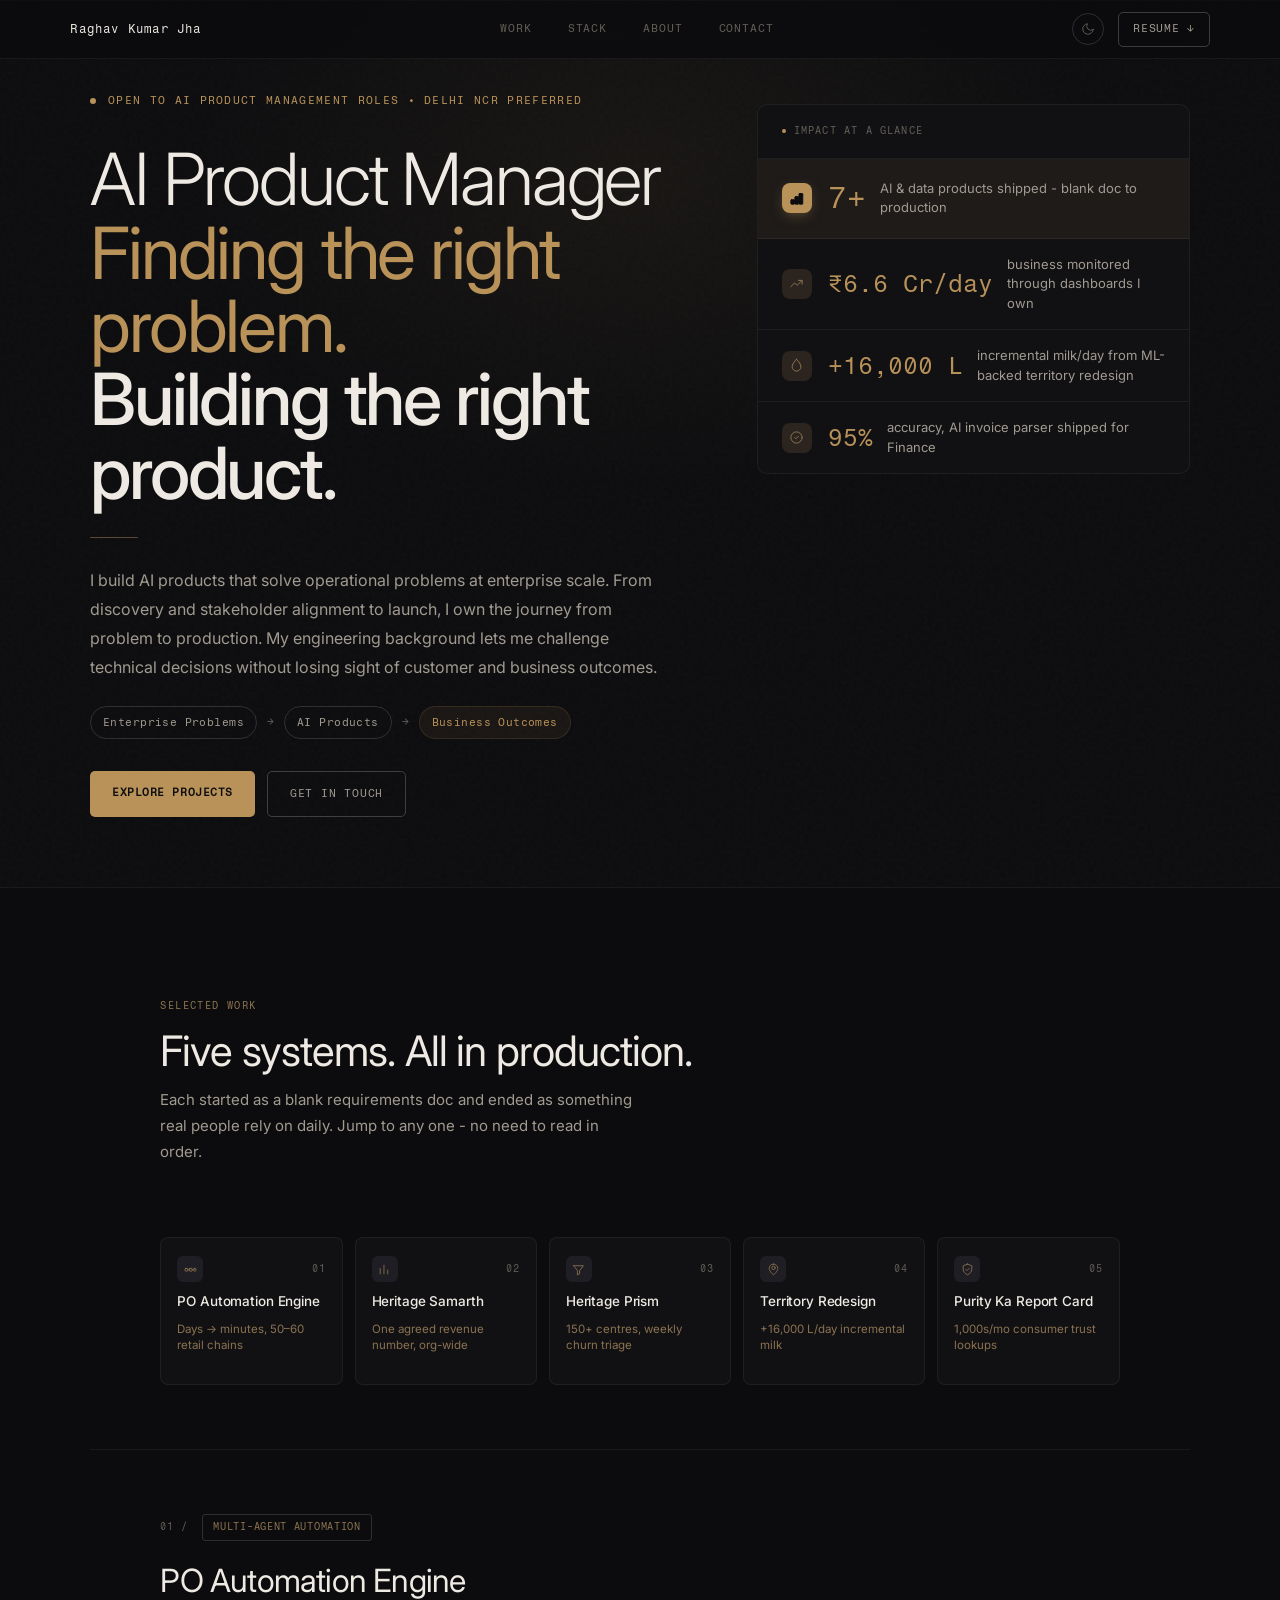
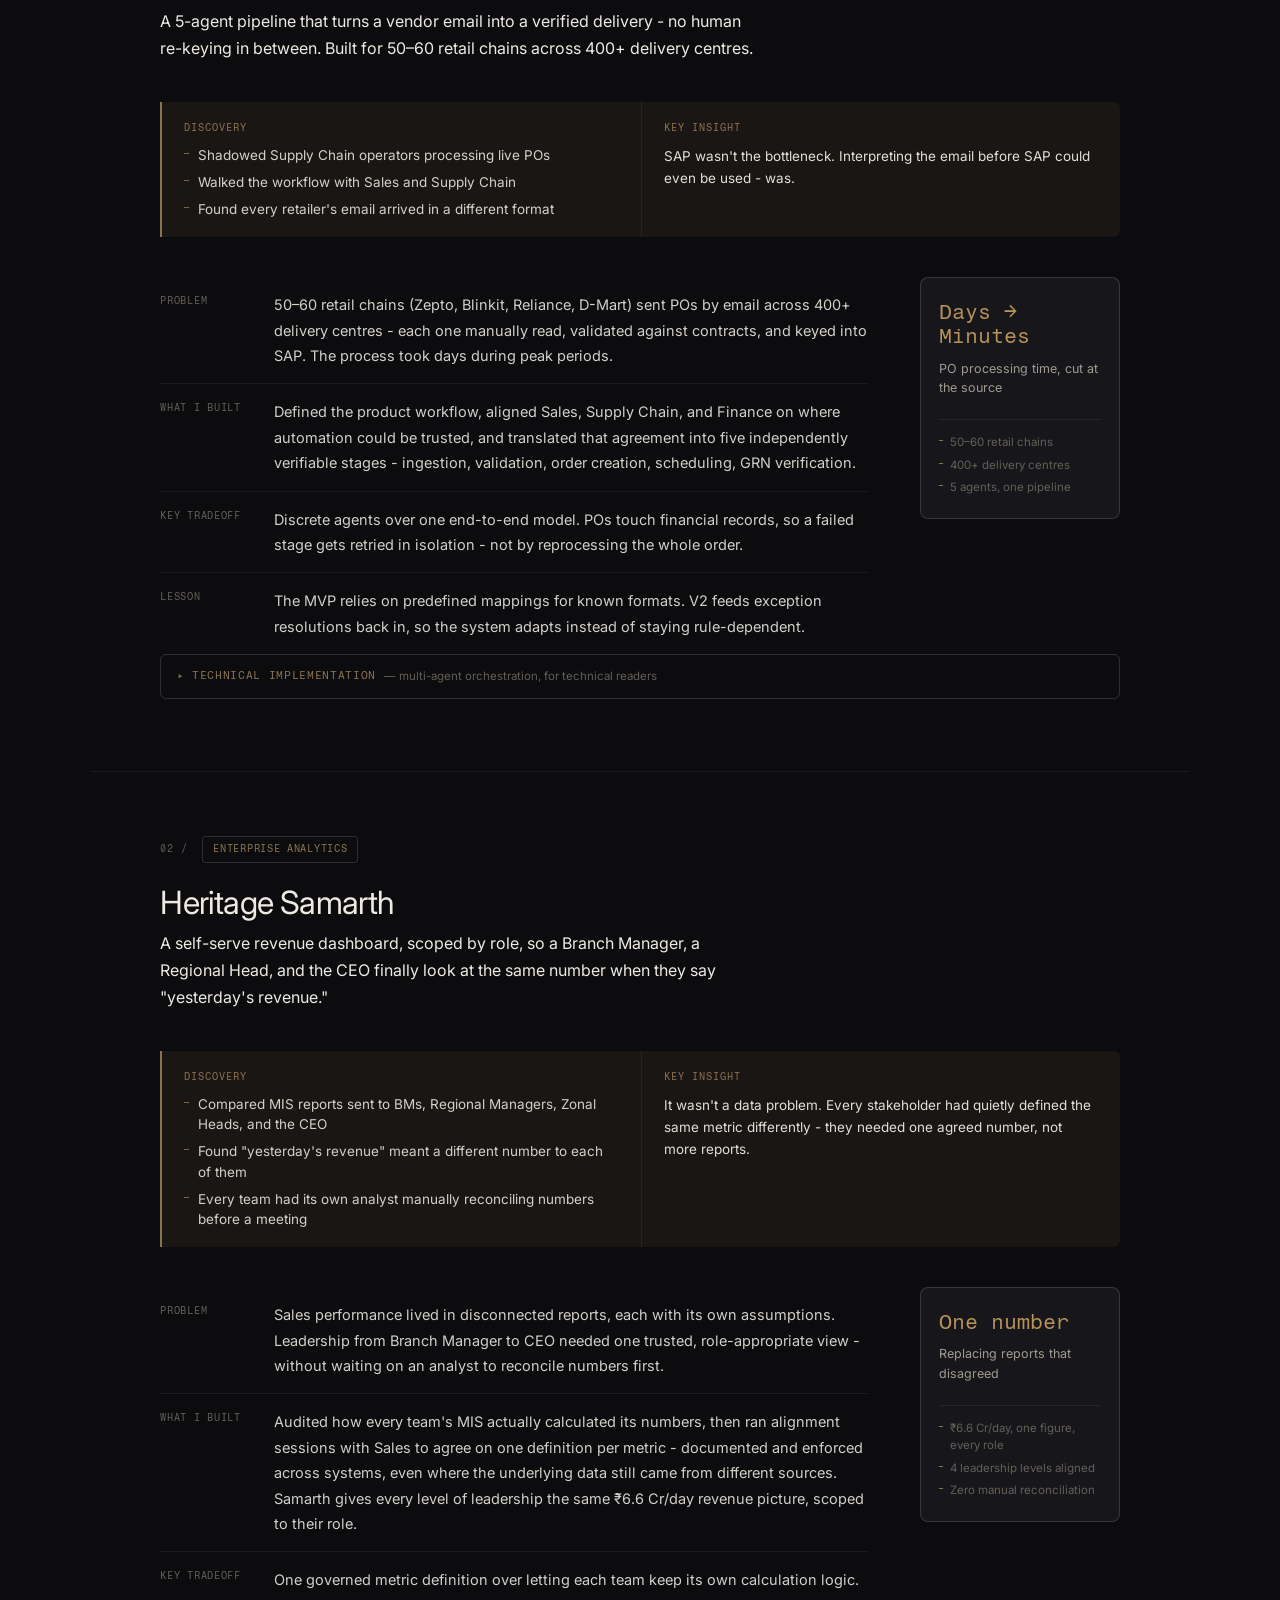
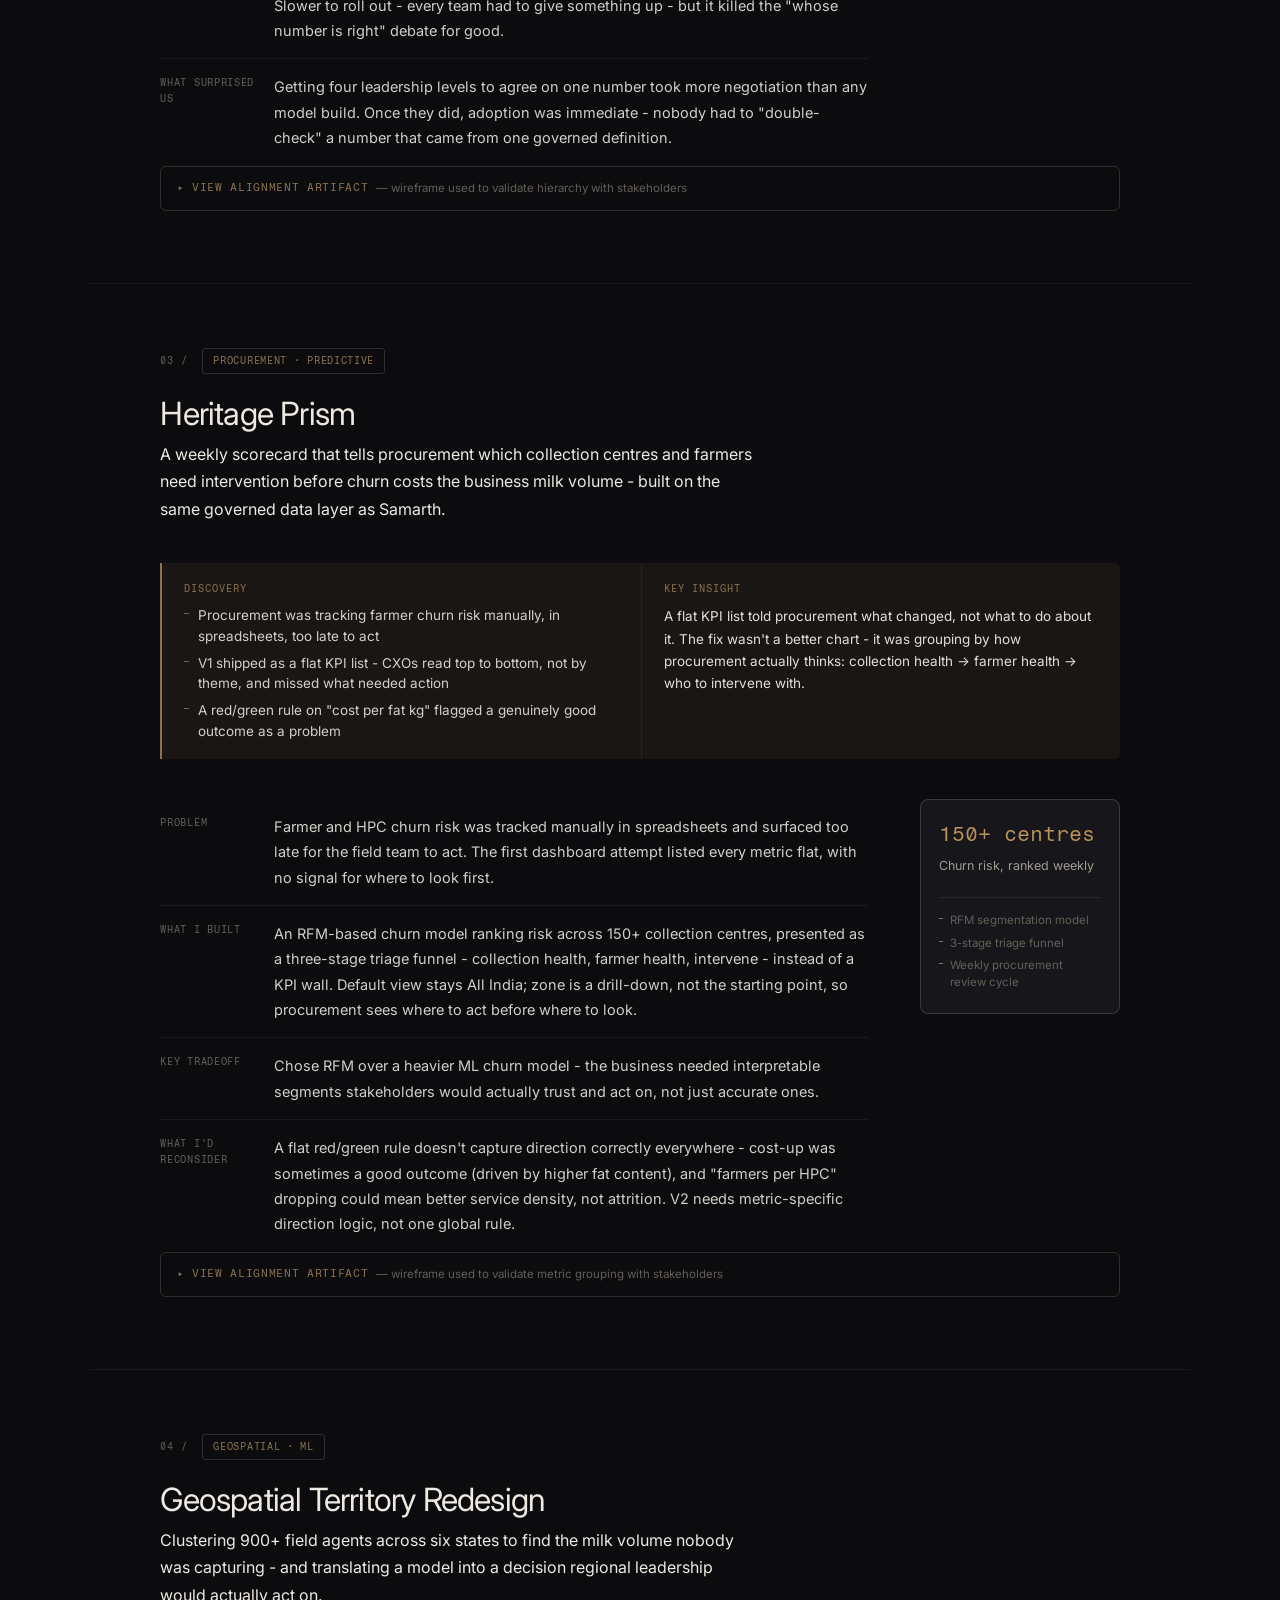
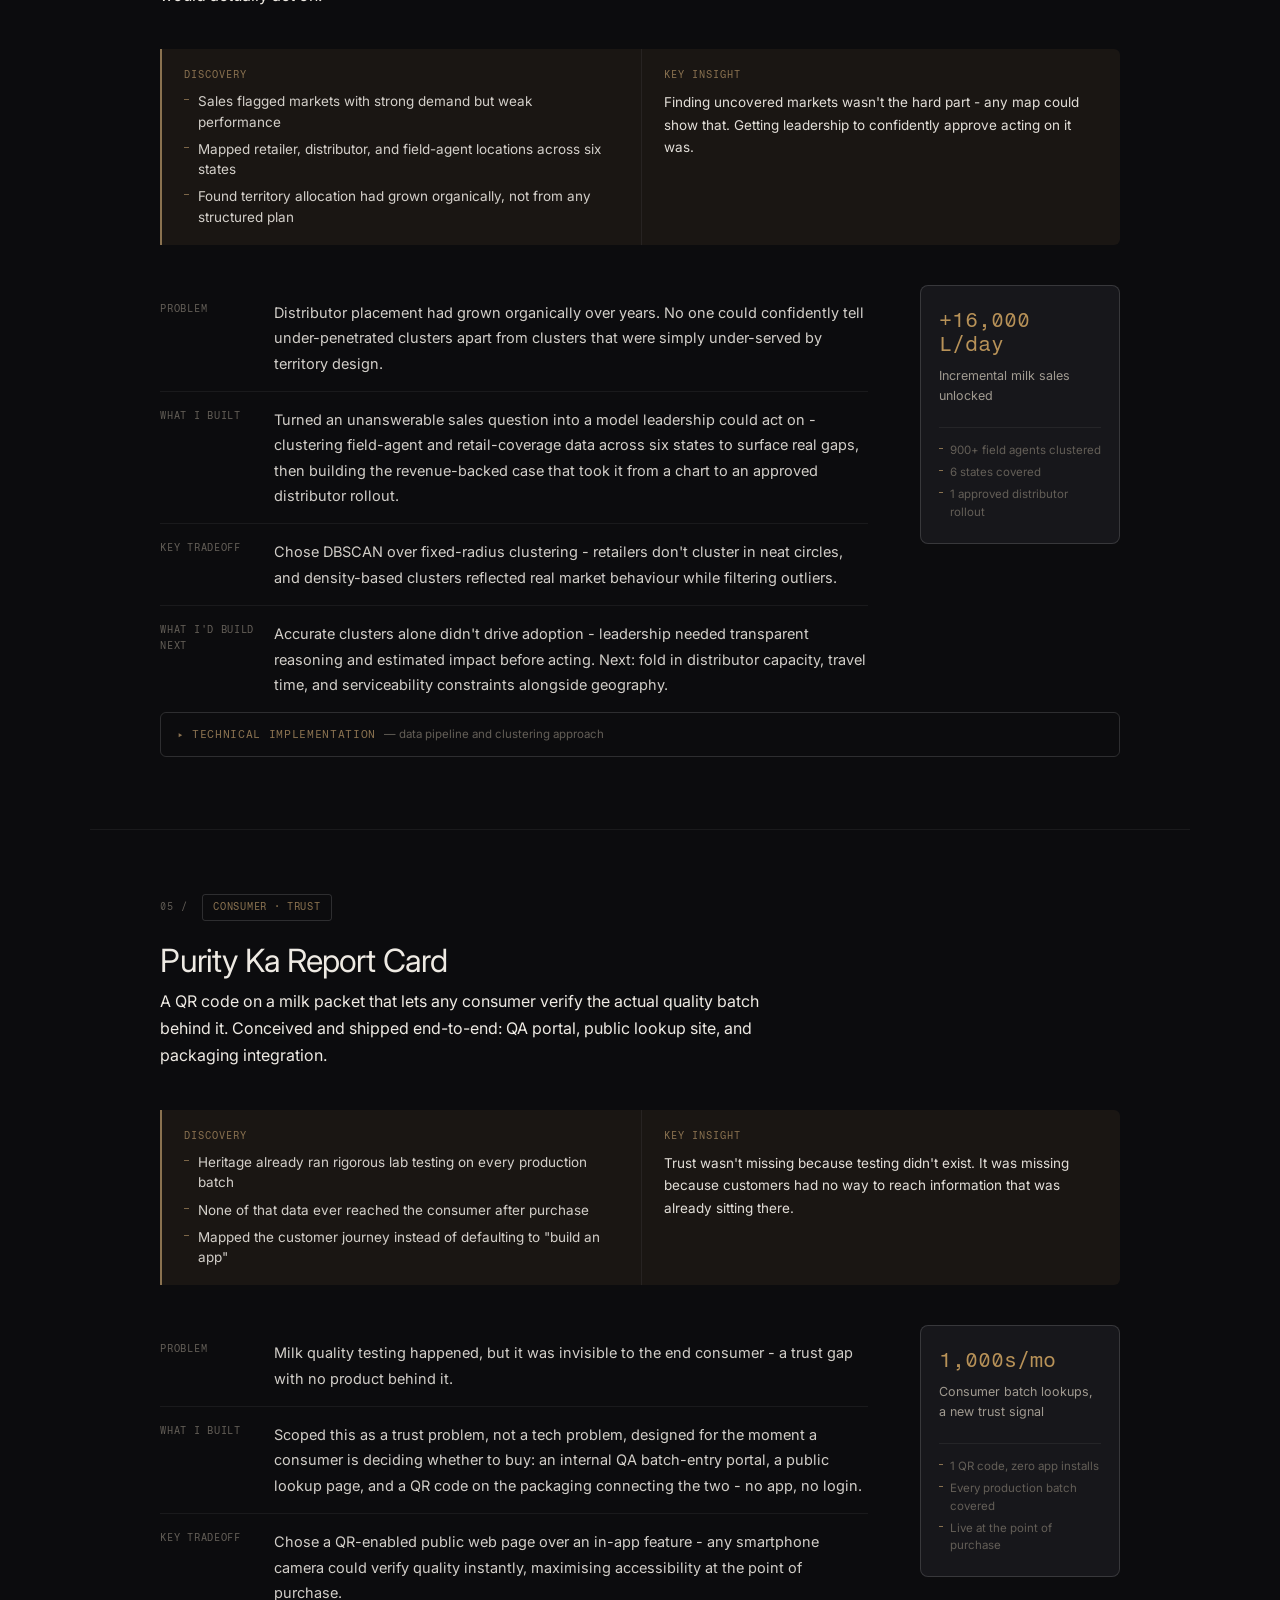
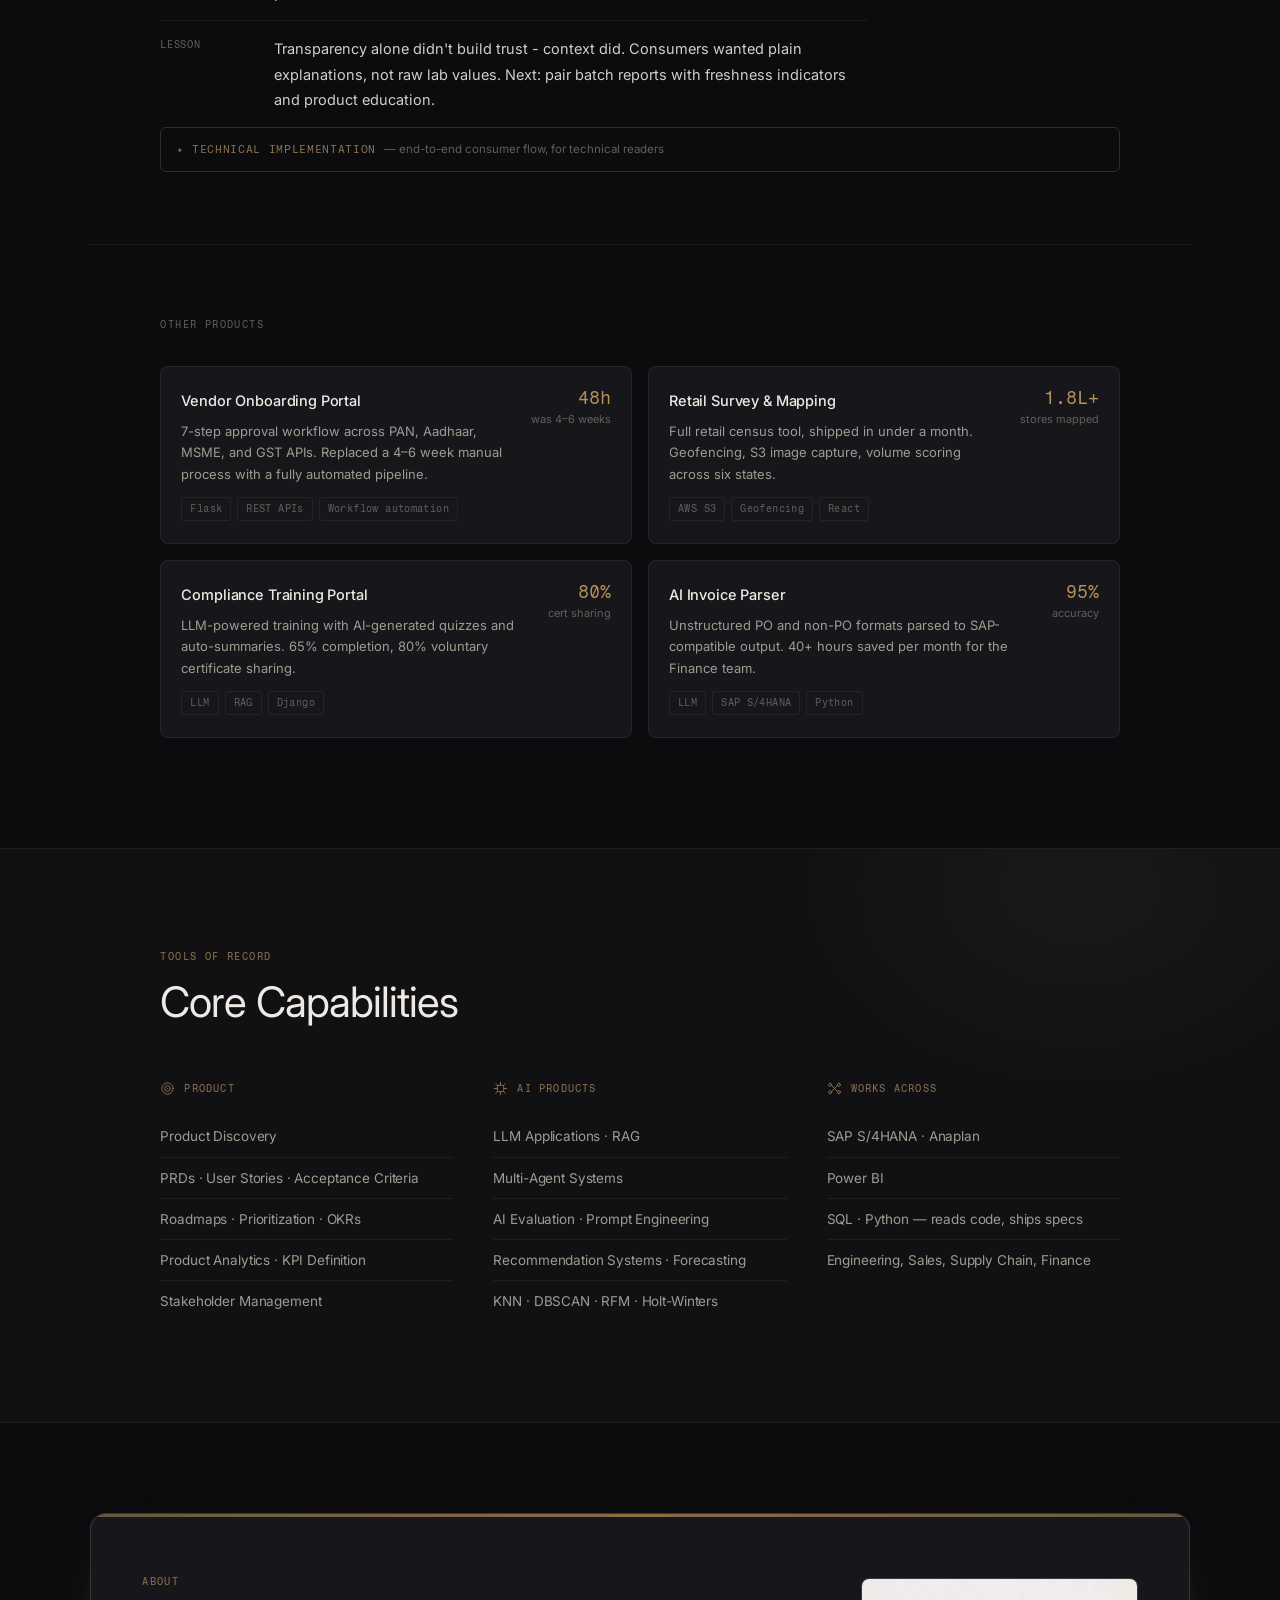
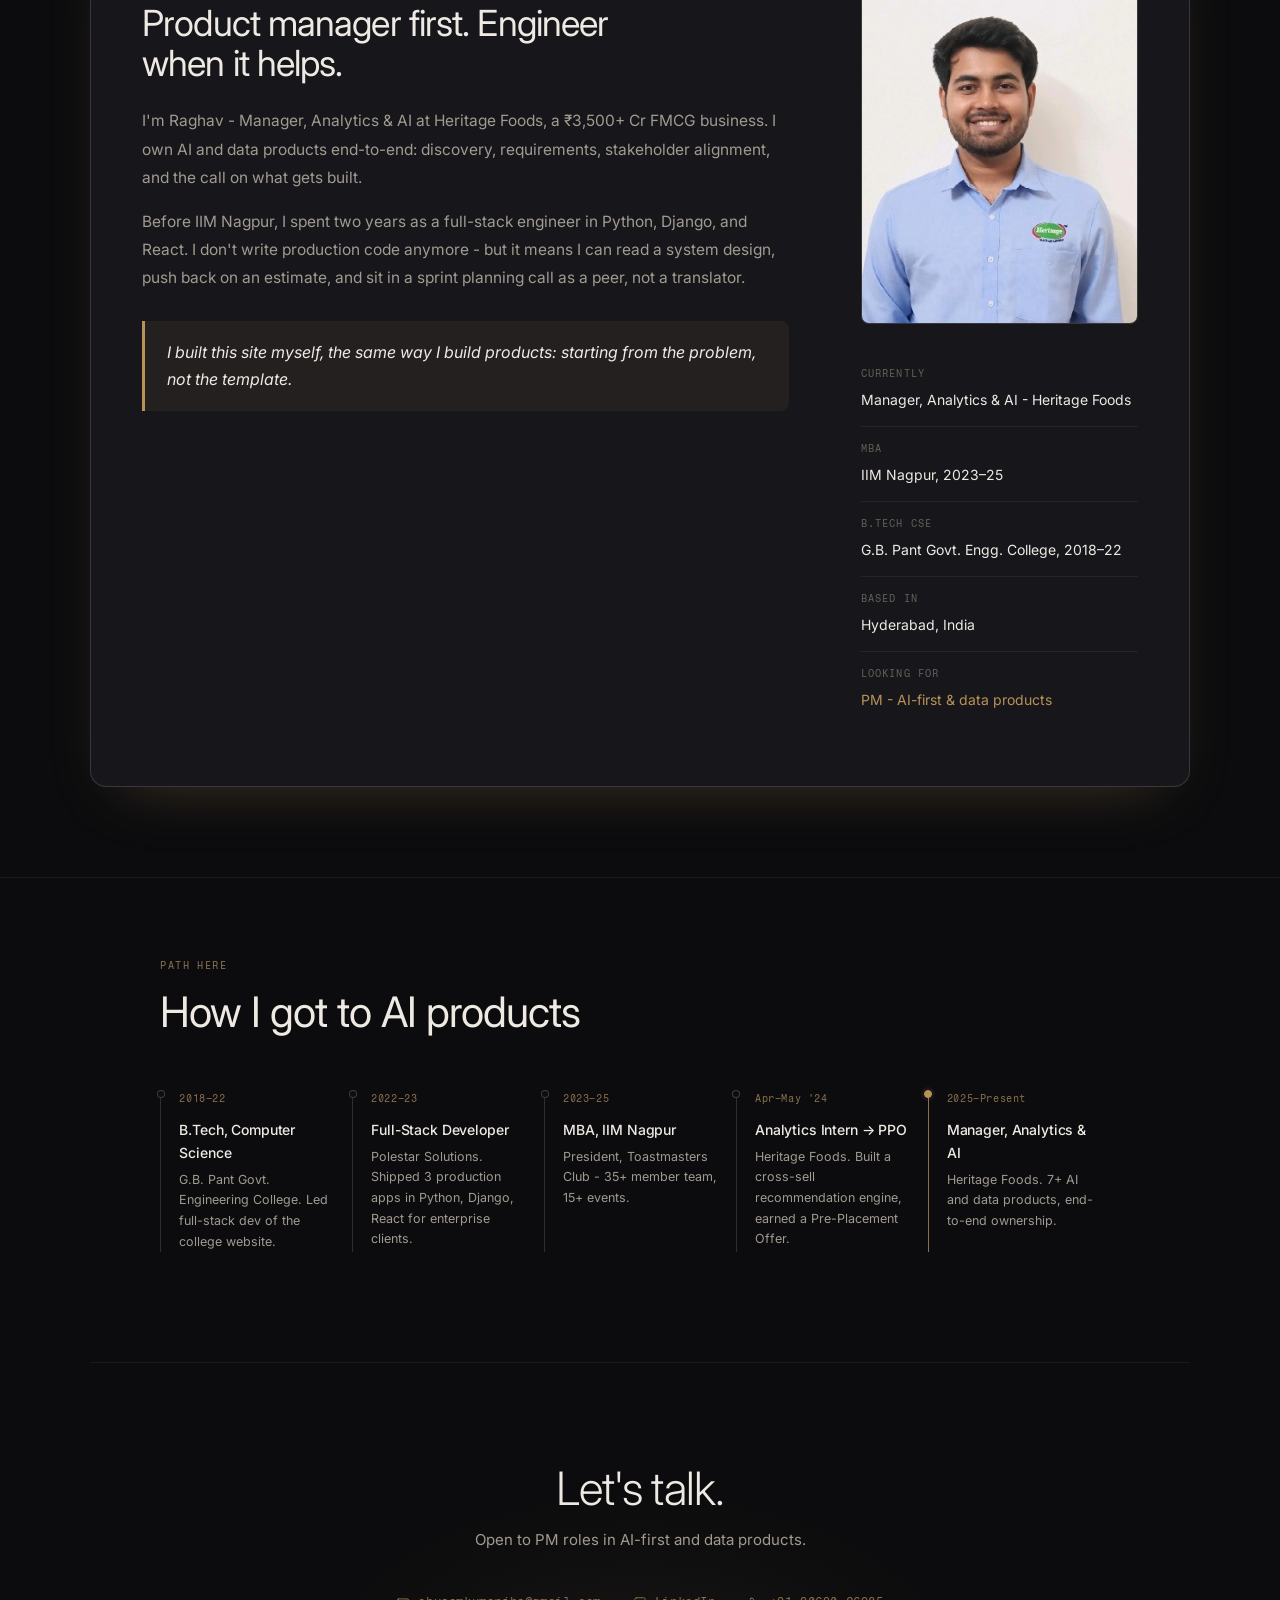
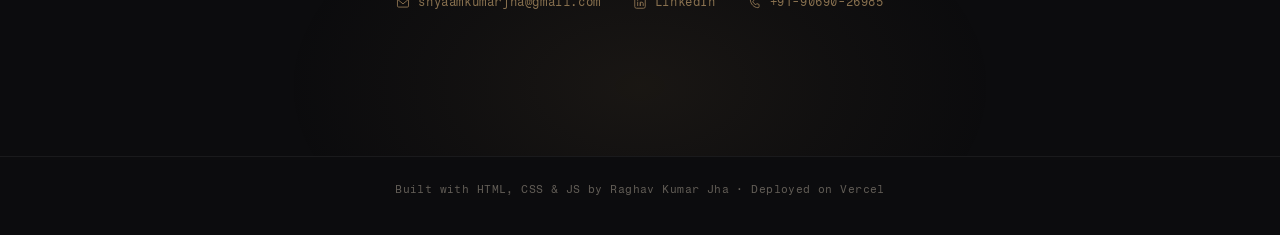
<file: index.html>
<!DOCTYPE html>
<html lang="en">
<head>
<meta charset="UTF-8">
<meta name="viewport" content="width=device-width, initial-scale=1.0">
<title>Raghav Kumar Jha - AI Product Manager</title>
<meta name="description" content="AI Product Manager at Heritage Foods. 7+ AI and data products shipped end-to-end.">
<link rel="preconnect" href="https://fonts.googleapis.com">
<link rel="preconnect" href="https://fonts.gstatic.com" crossorigin>
<link href="https://fonts.googleapis.com/css2?family=Fragment+Mono:ital@0;1&family=Inter:wght@300;400;500&family=JetBrains+Mono:wght@400;500&display=swap" rel="stylesheet">
<link rel="stylesheet" href="css/style.css">
<script>
  (function(){
    var t = localStorage.getItem('theme');
    if(t === 'light') document.documentElement.setAttribute('data-theme','light');
  })();
</script>
</head>
<body>

<div class="rail" aria-hidden="true"><div class="rail-fill" id="railFill"></div></div>

<header class="topbar">
  <a href="#top" class="topbar-mark">Raghav Kumar Jha</a>
  <nav class="topbar-nav">
    <a href="#cases">Work</a>
    <a href="#stack">Stack</a>
    <a href="#about">About</a>
    <a href="#contact">Contact</a>
  </nav>
  <div class="topbar-right">
    <button class="theme-toggle" id="themeToggle" aria-label="Toggle theme" type="button">
      <svg class="icon-moon" viewBox="0 0 24 24"><path d="M21 12.79A9 9 0 1 1 11.21 3 7 7 0 0 0 21 12.79z" stroke-linecap="round" stroke-linejoin="round"/></svg>
      <svg class="icon-sun" viewBox="0 0 24 24"><circle cx="12" cy="12" r="4"/><path d="M12 2v2M12 20v2M4.93 4.93l1.41 1.41M17.66 17.66l1.41 1.41M2 12h2M20 12h2M6.34 17.66l-1.41 1.41M19.07 4.93l-1.41 1.41" stroke-linecap="round"/></svg>
    </button>
    <a href="assets/Raghav_Kumar_Jha_CV.pdf" class="topbar-cta" download>Resume ↓</a>
  </div>
</header>

<main id="top">

<!-- ═══════════════════════════════ HERO ═══════════════════════════════ -->
<section class="hero">
  <div class="hero-noise" aria-hidden="true"></div>
  <div class="hero-inner">
    <div class="hero-grid">

      <div class="hero-copy">
        <div class="hero-eyebrow">
          <span class="hero-eyebrow-dot"></span>
          <span class="hero-eyebrow-text">Open to AI Product Management roles • Delhi NCR preferred</span>
        </div>
        <h1 class="hero-title">
  AI Product Manager<br>
  <span class="hl">Finding the right problem.</span><br>
  <strong>Building the right product.</strong>
</h1>
        <div class="hero-rule"></div>
        <p class="hero-sub">
          I build AI products that solve operational problems at enterprise scale.
          From discovery and stakeholder alignment to launch, I own the journey
          from problem to production. My engineering background lets me challenge
          technical decisions without losing sight of customer and business outcomes.
        </p>
        <div class="hero-position">
          <span class="hp-pill">Enterprise Problems</span>
          <span class="hp-plus">→</span>
          <span class="hp-pill">AI Products</span>
          <span class="hp-eq">→</span>
          <span class="hp-pill hp-pill-gold">Business Outcomes</span>
        </div>
        <div class="hero-actions">
          <a href="#cases" class="btn btn-primary">Explore Projects</a>
          <a href="mailto:shyaamkumarjha@gmail.com" class="btn btn-ghost">Get in touch</a>
        </div>
      </div>

      <div class="hero-panel">
        <div class="hp-header">
          <span class="hp-header-dot"></span>
          <span>Impact at a glance</span>
        </div>
        <div class="hp-row hp-row-lead">
          <span class="hp-icon" aria-hidden="true"><svg viewBox="0 0 24 24"><rect x="3" y="14" width="6" height="7" rx="1"/><rect x="9.5" y="9" width="6" height="12" rx="1"/><rect x="16" y="4" width="6" height="17" rx="1"/></svg></span>
          <div class="hp-num">7+</div>
          <div class="hp-label">AI &amp; data products shipped - blank doc to production</div>
        </div>
        <div class="hp-row">
          <span class="hp-icon" aria-hidden="true"><svg viewBox="0 0 24 24"><path d="M3 17l6-6 4 4 8-8" stroke-linecap="round" stroke-linejoin="round"/><path d="M15 7h6v6" stroke-linecap="round" stroke-linejoin="round"/></svg></span>
          <div class="hp-num">₹6.6 Cr/day</div>
          <div class="hp-label">business monitored through dashboards I own</div>
        </div>
        <div class="hp-row">
          <span class="hp-icon" aria-hidden="true"><svg viewBox="0 0 24 24"><path d="M12 2C8 6 5 10.5 5 14a7 7 0 0 0 14 0c0-3.5-3-8-7-12z" stroke-linejoin="round"/></svg></span>
          <div class="hp-num">+16,000 L</div>
          <div class="hp-label">incremental milk/day from ML-backed territory redesign</div>
        </div>
        <div class="hp-row">
          <span class="hp-icon" aria-hidden="true"><svg viewBox="0 0 24 24"><path d="M9 12l2 2 4-4" stroke-linecap="round" stroke-linejoin="round"/><circle cx="12" cy="12" r="9"/></svg></span>
          <div class="hp-num">95%</div>
          <div class="hp-label">accuracy, AI invoice parser shipped for Finance</div>
        </div>
      </div>

    </div>
  </div>
</section>

<!-- ═══════════════════════════════ CASES ═══════════════════════════════ -->
<section class="cases" id="cases">
  <div class="cases-head reveal">
    <span class="sec-eyebrow">Selected work</span>
    <h2 class="sec-title">Five systems. All in production.</h2>
    <p class="sec-sub">Each started as a blank requirements doc and ended as something real people rely on daily. Jump to any one - no need to read in order.</p>
  </div>

  <div class="case-jump reveal">
    <a href="#case-po" class="cj-card">
      <span class="cj-top">
        <span class="cj-icon" aria-hidden="true"><svg viewBox="0 0 24 24"><rect x="2" y="10" width="5" height="5" rx="1"/><rect x="10" y="10" width="5" height="5" rx="1"/><rect x="18" y="10" width="4" height="5" rx="1"/><path d="M7 12.5h3M15 12.5h3" stroke-linecap="round"/></svg></span>
        <span class="cj-idx">01</span>
      </span>
      <span class="cj-title">PO Automation Engine</span>
      <span class="cj-outcome">Days → minutes, 50–60 retail chains</span>
      <span class="cj-arrow" aria-hidden="true">→</span>
    </a>
    <a href="#case-samarth" class="cj-card">
      <span class="cj-top">
        <span class="cj-icon" aria-hidden="true"><svg viewBox="0 0 24 24"><path d="M4 20V10M11 20V4M18 20v-7" stroke-linecap="round"/></svg></span>
        <span class="cj-idx">02</span>
      </span>
      <span class="cj-title">Heritage Samarth</span>
      <span class="cj-outcome">One agreed revenue number, org-wide</span>
      <span class="cj-arrow" aria-hidden="true">→</span>
    </a>
    <a href="#case-prism" class="cj-card">
      <span class="cj-top">
        <span class="cj-icon" aria-hidden="true"><svg viewBox="0 0 24 24"><path d="M3 5h18l-7 9v6l-4 2v-8L3 5z" stroke-linejoin="round"/></svg></span>
        <span class="cj-idx">03</span>
      </span>
      <span class="cj-title">Heritage Prism</span>
      <span class="cj-outcome">150+ centres, weekly churn triage</span>
      <span class="cj-arrow" aria-hidden="true">→</span>
    </a>
    <a href="#case-geo" class="cj-card">
      <span class="cj-top">
        <span class="cj-icon" aria-hidden="true"><svg viewBox="0 0 24 24"><circle cx="12" cy="9" r="3.2"/><path d="M12 2C7.5 2 4 5.5 4 10c0 5.5 8 12 8 12s8-6.5 8-12c0-4.5-3.5-8-8-8z"/></svg></span>
        <span class="cj-idx">04</span>
      </span>
      <span class="cj-title">Territory Redesign</span>
      <span class="cj-outcome">+16,000 L/day incremental milk</span>
      <span class="cj-arrow" aria-hidden="true">→</span>
    </a>
    <a href="#case-purity" class="cj-card">
      <span class="cj-top">
        <span class="cj-icon" aria-hidden="true"><svg viewBox="0 0 24 24"><path d="M12 2l8 3v6c0 5-3.5 8.5-8 11-4.5-2.5-8-6-8-11V5l8-3z" stroke-linejoin="round"/><path d="M9 12l2 2 4-4" stroke-linecap="round" stroke-linejoin="round"/></svg></span>
        <span class="cj-idx">05</span>
      </span>
      <span class="cj-title">Purity Ka Report Card</span>
      <span class="cj-outcome">1,000s/mo consumer trust lookups</span>
      <span class="cj-arrow" aria-hidden="true">→</span>
    </a>
  </div>

  <!-- ── CASE 01 ── -->
  <article class="case reveal" id="case-po">
    <div class="case-meta">
      <span class="case-idx">01 /</span>
      <span class="case-tag">Multi-agent automation</span>
    </div>
    <h3 class="case-title">PO Automation Engine</h3>
    <p class="case-dek">A 5-agent pipeline that turns a vendor email into a verified delivery - no human re-keying in between. Built for 50–60 retail chains across 400+ delivery centres.</p>

    <div class="discovery">
      <div class="discovery-half">
        <span class="discovery-k">Discovery</span>
        <ul class="discovery-list">
          <li>Shadowed Supply Chain operators processing live POs</li>
          <li>Walked the workflow with Sales and Supply Chain</li>
          <li>Found every retailer's email arrived in a different format</li>
        </ul>
      </div>
      <div class="discovery-half">
        <span class="discovery-k">Key insight</span>
        <p class="discovery-v insight">SAP wasn't the bottleneck. Interpreting the email before SAP could even be used - was.</p>
      </div>
    </div>

    <div class="case-body">
      <div class="readout">
        <div class="rr"><span class="rr-k">Problem</span><p class="rr-v">50–60 retail chains (Zepto, Blinkit, Reliance, D-Mart) sent POs by email across 400+ delivery centres - each one manually read, validated against contracts, and keyed into SAP. The process took days during peak periods.</p></div>
        <div class="rr"><span class="rr-k">What I built</span><p class="rr-v">Defined the product workflow, aligned Sales, Supply Chain, and Finance on where automation could be trusted, and translated that agreement into five independently verifiable stages - ingestion, validation, order creation, scheduling, GRN verification.</p></div>
        <div class="rr"><span class="rr-k">Key tradeoff</span><p class="rr-v">Discrete agents over one end-to-end model. POs touch financial records, so a failed stage gets retried in isolation - not by reprocessing the whole order.</p></div>
        <div class="rr"><span class="rr-k">Lesson</span><p class="rr-v">The MVP relies on predefined mappings for known formats. V2 feeds exception resolutions back in, so the system adapts instead of staying rule-dependent.</p></div>
      </div>
      <div class="case-kpi">
        <div class="kpi-n">Days → Minutes</div>
        <p class="kpi-l">PO processing time, cut at the source</p>
        <ul class="kpi-scale">
          <li>50–60 retail chains</li>
          <li>400+ delivery centres</li>
          <li>5 agents, one pipeline</li>
        </ul>
      </div>
    </div>

    <details class="arch-toggle">
      <summary class="arch-summary">Technical implementation <span class="arch-summary-sub">— multi-agent orchestration, for technical readers</span></summary>
    <div class="arch">
      <div class="arch-eyebrow">System architecture - PO Automation Engine</div>
      <svg class="arch-svg" viewBox="0 0 780 196" xmlns="http://www.w3.org/2000/svg">
        <defs>
          <marker id="a1" markerWidth="7" markerHeight="7" refX="6" refY="3.5" orient="auto">
            <polygon points="0 0, 7 3.5, 0 7" fill="#635E57" opacity="0.6"/>
          </marker>
          <marker id="a1h" markerWidth="7" markerHeight="7" refX="6" refY="3.5" orient="auto">
            <polygon points="0 0, 7 3.5, 0 7" fill="#8A7250"/>
          </marker>
        </defs>

        <!-- zone labels -->
        <text x="68" y="13" class="ls" text-anchor="middle">INPUT</text>
        <text x="390" y="13" class="ls" text-anchor="middle">AGENTS</text>
        <text x="712" y="13" class="ls" text-anchor="middle">OUTPUT</text>

        <!-- zone backgrounds -->
        <rect x="10" y="18" width="116" height="148" rx="5" class="zone"/>
        <rect x="140" y="18" width="498" height="148" rx="5" class="zone"/>
        <rect x="654" y="18" width="116" height="148" rx="5" class="zone"/>

        <!-- input -->
        <rect x="22" y="68" width="92" height="48" rx="4" class="n"/>
        <text x="68" y="89" class="lb" text-anchor="middle">Vendor email</text>
        <text x="68" y="104" class="ls" text-anchor="middle">50–60 chains</text>

        <!-- agent 1 -->
        <rect x="152" y="72" width="82" height="40" rx="4" class="n"/>
        <text x="193" y="89" class="lb" text-anchor="middle">Ingestion</text>
        <text x="193" y="102" class="ls" text-anchor="middle">parse + extract</text>

        <!-- agent 2 -->
        <rect x="246" y="72" width="82" height="40" rx="4" class="n"/>
        <text x="287" y="89" class="lb" text-anchor="middle">Validation</text>
        <text x="287" y="102" class="ls" text-anchor="middle">contract check</text>

        <!-- agent 3 - core, highlighted -->
        <rect x="342" y="60" width="96" height="64" rx="4" class="nh"/>
        <text x="390" y="85" class="lh" text-anchor="middle">Order</text>
        <text x="390" y="100" class="lh" text-anchor="middle">Creation</text>
        <text x="390" y="114" class="lsg" text-anchor="middle">→ SAP S/4HANA</text>

        <!-- agent 4 -->
        <rect x="452" y="72" width="82" height="40" rx="4" class="n"/>
        <text x="493" y="89" class="lb" text-anchor="middle">Scheduling</text>
        <text x="493" y="102" class="ls" text-anchor="middle">delivery slot</text>

        <!-- agent 5 -->
        <rect x="548" y="68" width="82" height="48" rx="4" class="n"/>
        <text x="589" y="84" class="lb" text-anchor="middle">GRN Verify</text>
        <text x="589" y="97" class="ls" text-anchor="middle">goods receipt</text>
        <text x="589" y="109" class="ls" text-anchor="middle" style="fill:#635E57">note matched</text>

        <!-- output -->
        <rect x="666" y="68" width="92" height="48" rx="4" class="nl"/>
        <text x="712" y="89" class="lb" text-anchor="middle">Verified</text>
        <text x="712" y="104" class="lb" text-anchor="middle">Delivery</text>

        <!-- arrows -->
        <line x1="114" y1="92" x2="149" y2="92" class="edge" marker-end="url(#a1)"/>
        <line x1="234" y1="92" x2="244" y2="92" class="edge" marker-end="url(#a1)"/>
        <line x1="328" y1="92" x2="340" y2="92" class="edge" marker-end="url(#a1)"/>
        <line x1="438" y1="92" x2="450" y2="92" class="edgeh" marker-end="url(#a1h)"/>
        <line x1="534" y1="92" x2="546" y2="92" class="edge" marker-end="url(#a1)"/>
        <line x1="630" y1="92" x2="663" y2="92" class="edge" marker-end="url(#a1)"/>

        <!-- retry arc -->
        <path d="M342,136 Q287,158 287,114" stroke="#635E57" stroke-width="0.8" fill="none" stroke-dasharray="3 4" opacity="0.5" marker-end="url(#a1)"/>
        <text x="260" y="170" class="ls">isolated retry on stage failure</text>
      </svg>
    </div>

    </details>

  </article>

  <!-- ── CASE 02 ── -->
  <article class="case reveal" id="case-samarth">
    <div class="case-meta">
      <span class="case-idx">02 /</span>
      <span class="case-tag">Enterprise analytics</span>
    </div>
    <h3 class="case-title">Heritage Samarth</h3>
    <p class="case-dek">A self-serve revenue dashboard, scoped by role, so a Branch Manager, a Regional Head, and the CEO finally look at the same number when they say "yesterday's revenue."</p>

    <div class="discovery">
      <div class="discovery-half">
        <span class="discovery-k">Discovery</span>
        <ul class="discovery-list">
          <li>Compared MIS reports sent to BMs, Regional Managers, Zonal Heads, and the CEO</li>
          <li>Found "yesterday's revenue" meant a different number to each of them</li>
          <li>Every team had its own analyst manually reconciling numbers before a meeting</li>
        </ul>
      </div>
      <div class="discovery-half">
        <span class="discovery-k">Key insight</span>
        <p class="discovery-v insight">It wasn't a data problem. Every stakeholder had quietly defined the same metric differently - they needed one agreed number, not more reports.</p>
      </div>
    </div>

    <div class="case-body">
      <div class="readout">
        <div class="rr"><span class="rr-k">Problem</span><p class="rr-v">Sales performance lived in disconnected reports, each with its own assumptions. Leadership from Branch Manager to CEO needed one trusted, role-appropriate view - without waiting on an analyst to reconcile numbers first.</p></div>
        <div class="rr"><span class="rr-k">What I built</span><p class="rr-v">Audited how every team's MIS actually calculated its numbers, then ran alignment sessions with Sales to agree on one definition per metric - documented and enforced across systems, even where the underlying data still came from different sources. Samarth gives every level of leadership the same ₹6.6 Cr/day revenue picture, scoped to their role.</p></div>
        <div class="rr"><span class="rr-k">Key tradeoff</span><p class="rr-v">One governed metric definition over letting each team keep its own calculation logic. Slower to roll out - every team had to give something up - but it killed the "whose number is right" debate for good.</p></div>
        <div class="rr"><span class="rr-k">What surprised us</span><p class="rr-v">Getting four leadership levels to agree on one number took more negotiation than any model build. Once they did, adoption was immediate - nobody had to "double-check" a number that came from one governed definition.</p></div>
      </div>
      <div class="case-kpi">
        <div class="kpi-n">One number</div>
        <p class="kpi-l">Replacing reports that disagreed</p>
        <ul class="kpi-scale">
          <li>₹6.6 Cr/day, one figure, every role</li>
          <li>4 leadership levels aligned</li>
          <li>Zero manual reconciliation</li>
        </ul>
      </div>
    </div>

    <details class="arch-toggle">
      <summary class="arch-summary">View alignment artifact <span class="arch-summary-sub">— wireframe used to validate hierarchy with stakeholders</span></summary>
      <div class="wireframe-note">
        <p>Before any visual design started, I used this to walk Zonal Heads and Branch Managers through the information hierarchy and pressure-test it - what should a manager see first, what's a real decision point vs. a nice-to-have number. The sticky notes are real review notes from that session, kept on the artifact so the tradeoffs stay visible.</p>
      </div>
      <img src="assets/samarth-wireframe.svg" alt="Lo-fi wireframe of the Samarth branch manager dashboard with stakeholder review notes on information hierarchy" class="wireframe-img">
    </details>

  </article>

  <!-- ── CASE 03 ── -->
  <article class="case reveal" id="case-prism">
    <div class="case-meta">
      <span class="case-idx">03 /</span>
      <span class="case-tag">Procurement · Predictive</span>
    </div>
    <h3 class="case-title">Heritage Prism</h3>
    <p class="case-dek">A weekly scorecard that tells procurement which collection centres and farmers need intervention before churn costs the business milk volume - built on the same governed data layer as Samarth.</p>

    <div class="discovery">
      <div class="discovery-half">
        <span class="discovery-k">Discovery</span>
        <ul class="discovery-list">
          <li>Procurement was tracking farmer churn risk manually, in spreadsheets, too late to act</li>
          <li>V1 shipped as a flat KPI list - CXOs read top to bottom, not by theme, and missed what needed action</li>
          <li>A red/green rule on "cost per fat kg" flagged a genuinely good outcome as a problem</li>
        </ul>
      </div>
      <div class="discovery-half">
        <span class="discovery-k">Key insight</span>
        <p class="discovery-v insight">A flat KPI list told procurement what changed, not what to do about it. The fix wasn't a better chart - it was grouping by how procurement actually thinks: collection health → farmer health → who to intervene with.</p>
      </div>
    </div>

    <div class="case-body">
      <div class="readout">
        <div class="rr"><span class="rr-k">Problem</span><p class="rr-v">Farmer and HPC churn risk was tracked manually in spreadsheets and surfaced too late for the field team to act. The first dashboard attempt listed every metric flat, with no signal for where to look first.</p></div>
        <div class="rr"><span class="rr-k">What I built</span><p class="rr-v">An RFM-based churn model ranking risk across 150+ collection centres, presented as a three-stage triage funnel - collection health, farmer health, intervene - instead of a KPI wall. Default view stays All India; zone is a drill-down, not the starting point, so procurement sees where to act before where to look.</p></div>
        <div class="rr"><span class="rr-k">Key tradeoff</span><p class="rr-v">Chose RFM over a heavier ML churn model - the business needed interpretable segments stakeholders would actually trust and act on, not just accurate ones.</p></div>
        <div class="rr"><span class="rr-k">What I'd reconsider</span><p class="rr-v">A flat red/green rule doesn't capture direction correctly everywhere - cost-up was sometimes a good outcome (driven by higher fat content), and "farmers per HPC" dropping could mean better service density, not attrition. V2 needs metric-specific direction logic, not one global rule.</p></div>
      </div>
      <div class="case-kpi">
        <div class="kpi-n">150+ centres</div>
        <p class="kpi-l">Churn risk, ranked weekly</p>
        <ul class="kpi-scale">
          <li>RFM segmentation model</li>
          <li>3-stage triage funnel</li>
          <li>Weekly procurement review cycle</li>
        </ul>
      </div>
    </div>

    <details class="arch-toggle">
      <summary class="arch-summary">View alignment artifact <span class="arch-summary-sub">— wireframe used to validate metric grouping with stakeholders</span></summary>
      <div class="wireframe-note">
        <p>Same exercise as Samarth, different problem: this version tests whether grouping metrics into a "collection health → farmer health → intervene" funnel reads correctly to a CXO who skims top to bottom. The sticky notes flag two real ambiguities the review surfaced - a flat red/green rule that hid a good outcome, and a metric where "lower" wasn't obviously bad.</p>
      </div>
      <img src="assets/prism-wireframe.svg" alt="Lo-fi wireframe of the Prism procurement scorecard with stakeholder review notes on metric grouping and color logic" class="wireframe-img">
    </details>

  </article>

  <!-- ── CASE 04 ── -->
  <article class="case reveal" id="case-geo">
    <div class="case-meta">
      <span class="case-idx">04 /</span>
      <span class="case-tag">Geospatial · ML</span>
    </div>
    <h3 class="case-title">Geospatial Territory Redesign</h3>
    <p class="case-dek">Clustering 900+ field agents across six states to find the milk volume nobody was capturing - and translating a model into a decision regional leadership would actually act on.</p>

    <div class="discovery">
      <div class="discovery-half">
        <span class="discovery-k">Discovery</span>
        <ul class="discovery-list">
          <li>Sales flagged markets with strong demand but weak performance</li>
          <li>Mapped retailer, distributor, and field-agent locations across six states</li>
          <li>Found territory allocation had grown organically, not from any structured plan</li>
        </ul>
      </div>
      <div class="discovery-half">
        <span class="discovery-k">Key insight</span>
        <p class="discovery-v insight">Finding uncovered markets wasn't the hard part - any map could show that. Getting leadership to confidently approve acting on it was.</p>
      </div>
    </div>

    <div class="case-body">
      <div class="readout">
        <div class="rr"><span class="rr-k">Problem</span><p class="rr-v">Distributor placement had grown organically over years. No one could confidently tell under-penetrated clusters apart from clusters that were simply under-served by territory design.</p></div>
        <div class="rr"><span class="rr-k">What I built</span><p class="rr-v">Turned an unanswerable sales question into a model leadership could act on - clustering field-agent and retail-coverage data across six states to surface real gaps, then building the revenue-backed case that took it from a chart to an approved distributor rollout.</p></div>
        <div class="rr"><span class="rr-k">Key tradeoff</span><p class="rr-v">Chose DBSCAN over fixed-radius clustering - retailers don't cluster in neat circles, and density-based clusters reflected real market behaviour while filtering outliers.</p></div>
        <div class="rr"><span class="rr-k">What I'd build next</span><p class="rr-v">Accurate clusters alone didn't drive adoption - leadership needed transparent reasoning and estimated impact before acting. Next: fold in distributor capacity, travel time, and serviceability constraints alongside geography.</p></div>
      </div>
      <div class="case-kpi">
        <div class="kpi-n">+16,000 L/day</div>
        <p class="kpi-l">Incremental milk sales unlocked</p>
        <ul class="kpi-scale">
          <li>900+ field agents clustered</li>
          <li>6 states covered</li>
          <li>1 approved distributor rollout</li>
        </ul>
      </div>
    </div>

    <details class="arch-toggle">
      <summary class="arch-summary">Technical implementation <span class="arch-summary-sub">— data pipeline and clustering approach</span></summary>
    <div class="arch">
      <div class="arch-eyebrow">Analysis pipeline - territory clustering</div>
      <svg class="arch-svg" viewBox="0 0 780 220" xmlns="http://www.w3.org/2000/svg">

  <defs>
    <marker id="a3" markerWidth="7" markerHeight="7" refX="6" refY="3.5" orient="auto">
      <polygon points="0 0,7 3.5,0 7" fill="#635E57" opacity=".6"/>
    </marker>
    <marker id="a3h" markerWidth="7" markerHeight="7" refX="6" refY="3.5" orient="auto">
      <polygon points="0 0,7 3.5,0 7" fill="#8A7250"/>
    </marker>
  </defs>

  <!-- STEP LABELS -->
  <text x="75" y="20" class="ls" text-anchor="middle">INPUT</text>
  <text x="230" y="20" class="ls" text-anchor="middle">SEARCH</text>
  <text x="385" y="20" class="ls" text-anchor="middle">CLUSTERING</text>
  <text x="555" y="20" class="ls" text-anchor="middle">INSIGHT</text>
  <text x="710" y="20" class="ls" text-anchor="middle">ACTION</text>

  <!-- INPUT -->
  <rect x="10" y="45" width="130" height="82" rx="5" class="n"/>

  <text x="75" y="74" class="lb" text-anchor="middle">
    900+ Agents
  </text>

  <text x="75" y="95" class="ls" text-anchor="middle">
    Retail Coverage
  </text>

  <text x="75" y="112" class="ls" text-anchor="middle">
    6 States
  </text>

  <!-- KNN -->

  <rect x="170" y="55" width="120" height="62" rx="5" class="n"/>

  <text x="230" y="78" class="lb" text-anchor="middle">
    KNN
  </text>

  <text x="230" y="94" class="ls" text-anchor="middle">
    nearby retailers
  </text>

  <text x="230" y="108" class="ls" text-anchor="middle" style="fill:#635E57">
    (nearest-neighbour)
  </text>

  <!-- DBSCAN -->

  <rect x="320" y="35" width="130" height="102" rx="5" class="nh"/>

  <text x="385" y="66" class="lh" text-anchor="middle">
    DBSCAN
  </text>

  <text x="385" y="86" class="lsg" text-anchor="middle">
    Groups by density,
  </text>

  <text x="385" y="100" class="lsg" text-anchor="middle">
    not even circles
  </text>

  <text
    x="385"
    y="120"
    class="ls"
    text-anchor="middle"
    style="fill:#635E57"
  >
    Natural market shape
  </text>

  <!-- GAPS -->

  <rect x="480" y="45" width="150" height="82" rx="5" class="n"/>

  <text x="555" y="74" class="lb" text-anchor="middle">
    Coverage Map
  </text>

  <text x="555" y="95" class="ls" text-anchor="middle">
    Under-served areas
  </text>

  <text x="555" y="112" class="ls" text-anchor="middle">
    Opportunity clusters
  </text>

  <!-- ACTION -->

  <rect x="660" y="35" width="110" height="102" rx="5" class="nl"/>

  <text x="715" y="66" class="lb" text-anchor="middle">
    Leadership
  </text>

  <text x="715" y="87" class="ls" text-anchor="middle">
    Territory
  </text>

  <text x="715" y="105" class="ls" text-anchor="middle">
    Decisions
  </text>

  <!-- ARROWS -->

  <line
    x1="140"
    y1="86"
    x2="167"
    y2="86"
    class="edge"
    marker-end="url(#a3)"
  />

  <line
    x1="290"
    y1="86"
    x2="317"
    y2="86"
    class="edge"
    marker-end="url(#a3)"
  />

  <line
    x1="450"
    y1="86"
    x2="477"
    y2="86"
    class="edgeh"
    marker-end="url(#a3h)"
  />

  <line
    x1="630"
    y1="86"
    x2="657"
    y2="86"
    class="edge"
    marker-end="url(#a3)"
  />

  <!-- RESULT CARD -->

  <rect
    x="250"
    y="165"
    width="280"
    height="42"
    rx="5"
    style="
      fill:rgba(201,169,110,.08);
      stroke:rgba(201,169,110,.25);
      stroke-width:1;
    "
  />

  <text
    x="390"
    y="184"
    class="lh"
    text-anchor="middle"
    style="font-size:18px"
  >
    +16,000 L/day
  </text>

  <text
    x="390"
    y="200"
    class="ls"
    text-anchor="middle"
  >
    Incremental milk sales identified
  </text>

</svg>
    </div>

    </details>

  </article>

  <!-- ── CASE 04 ── -->
  <article class="case reveal" id="case-purity">
    <div class="case-meta">
      <span class="case-idx">05 /</span>
      <span class="case-tag">Consumer · Trust</span>
    </div>
    <h3 class="case-title">Purity Ka Report Card</h3>
    <p class="case-dek">A QR code on a milk packet that lets any consumer verify the actual quality batch behind it. Conceived and shipped end-to-end: QA portal, public lookup site, and packaging integration.</p>

    <div class="discovery">
      <div class="discovery-half">
        <span class="discovery-k">Discovery</span>
        <ul class="discovery-list">
          <li>Heritage already ran rigorous lab testing on every production batch</li>
          <li>None of that data ever reached the consumer after purchase</li>
          <li>Mapped the customer journey instead of defaulting to "build an app"</li>
        </ul>
      </div>
      <div class="discovery-half">
        <span class="discovery-k">Key insight</span>
        <p class="discovery-v insight">Trust wasn't missing because testing didn't exist. It was missing because customers had no way to reach information that was already sitting there.</p>
      </div>
    </div>

    <div class="case-body">
      <div class="readout">
        <div class="rr"><span class="rr-k">Problem</span><p class="rr-v">Milk quality testing happened, but it was invisible to the end consumer - a trust gap with no product behind it.</p></div>
        <div class="rr"><span class="rr-k">What I built</span><p class="rr-v">Scoped this as a trust problem, not a tech problem, designed for the moment a consumer is deciding whether to buy: an internal QA batch-entry portal, a public lookup page, and a QR code on the packaging connecting the two - no app, no login.</p></div>
        <div class="rr"><span class="rr-k">Key tradeoff</span><p class="rr-v">Chose a QR-enabled public web page over an in-app feature - any smartphone camera could verify quality instantly, maximising accessibility at the point of purchase.</p></div>
        <div class="rr"><span class="rr-k">Lesson</span><p class="rr-v">Transparency alone didn't build trust - context did. Consumers wanted plain explanations, not raw lab values. Next: pair batch reports with freshness indicators and product education.</p></div>
      </div>
      <div class="case-kpi">
        <div class="kpi-n">1,000s/mo</div>
        <p class="kpi-l">Consumer batch lookups, a new trust signal</p>
        <ul class="kpi-scale">
          <li>1 QR code, zero app installs</li>
          <li>Every production batch covered</li>
          <li>Live at the point of purchase</li>
        </ul>
      </div>
    </div>

    <details class="arch-toggle">
      <summary class="arch-summary">Technical implementation <span class="arch-summary-sub">— end-to-end consumer flow, for technical readers</span></summary>
    <div class="arch">
      <div class="arch-eyebrow">System architecture - Purity Ka Report Card</div>
      <svg class="arch-svg" viewBox="0 0 780 200" xmlns="http://www.w3.org/2000/svg">
        <defs>
          <marker id="a4" markerWidth="7" markerHeight="7" refX="6" refY="3.5" orient="auto">
            <polygon points="0 0, 7 3.5, 0 7" fill="#635E57" opacity="0.6"/>
          </marker>
          <marker id="a4h" markerWidth="7" markerHeight="7" refX="6" refY="3.5" orient="auto">
            <polygon points="0 0, 7 3.5, 0 7" fill="#8A7250"/>
          </marker>
        </defs>

        <!-- track labels -->
        <text x="10" y="13" class="ls">INTERNAL</text>
        <text x="10" y="130" class="ls">CONSUMER</text>

        <!-- internal track -->
        <rect x="10" y="22" width="100" height="40" rx="4" class="n"/>
        <text x="60" y="40" class="lb" text-anchor="middle">QA Lab</text>
        <text x="60" y="54" class="ls" text-anchor="middle">batch test results</text>

        <rect x="128" y="22" width="110" height="40" rx="4" class="n"/>
        <text x="183" y="40" class="lb" text-anchor="middle">QA Entry Portal</text>
        <text x="183" y="54" class="ls" text-anchor="middle">internal web app</text>

        <rect x="256" y="16" width="110" height="52" rx="4" class="nh"/>
        <text x="311" y="38" class="lh" text-anchor="middle">Batch DB</text>
        <text x="311" y="52" class="lsg" text-anchor="middle">unique batch codes</text>
        <text x="311" y="64" class="lsg" text-anchor="middle">per production run</text>

        <!-- QR bridge - centre -->
        <rect x="256" y="88" width="110" height="52" rx="4" class="n"/>
        <text x="311" y="109" class="lb" text-anchor="middle">QR Code</text>
        <text x="311" y="123" class="ls" text-anchor="middle">printed on packaging</text>
        <text x="311" y="136" class="ls" text-anchor="middle">→ lookup URL</text>

        <!-- consumer track -->
        <rect x="10" y="144" width="100" height="40" rx="4" class="n"/>
        <text x="60" y="162" class="lb" text-anchor="middle">Smartphone</text>
        <text x="60" y="176" class="ls" text-anchor="middle">scan QR → browser</text>

        <rect x="128" y="144" width="110" height="40" rx="4" class="n"/>
        <text x="183" y="162" class="lb" text-anchor="middle">Public lookup</text>
        <text x="183" y="176" class="ls" text-anchor="middle">no app required</text>

        <!-- output -->
        <rect x="400" y="22" width="140" height="40" rx="4" class="n"/>
        <text x="470" y="40" class="lb" text-anchor="middle">Quality report</text>
        <text x="470" y="54" class="ls" text-anchor="middle">consumer-friendly PDF</text>

        <rect x="400" y="144" width="140" height="40" rx="4" class="n"/>
        <text x="470" y="162" class="lb" text-anchor="middle">Report + PDF</text>
        <text x="470" y="176" class="ls" text-anchor="middle">download available</text>

        <!-- metric -->
        <rect x="564" y="78" width="200" height="54" rx="4" style="fill:rgba(201,169,110,0.08);stroke:rgba(201,169,110,0.22);stroke-width:1;"/>
        <text x="664" y="102" class="lh" text-anchor="middle" style="font-size:18px;">1,000s / mo</text>
        <text x="664" y="120" class="ls" text-anchor="middle">consumer batch lookups</text>

        <!-- arrows internal -->
        <line x1="110" y1="42" x2="125" y2="42" class="edge" marker-end="url(#a4)"/>
        <line x1="238" y1="42" x2="253" y2="42" class="edge" marker-end="url(#a4)"/>
        <line x1="366" y1="42" x2="397" y2="42" class="edge" marker-end="url(#a4)"/>
        <!-- DB to QR -->
        <line x1="311" y1="68" x2="311" y2="85" class="edgeh" marker-end="url(#a4h)"/>
        <!-- consumer -->
        <line x1="110" y1="164" x2="125" y2="164" class="edge" marker-end="url(#a4)"/>
        <line x1="238" y1="164" x2="308" y2="140" class="edge" marker-end="url(#a4)"/>
        <!-- outputs to metric -->
        <line x1="540" y1="42" x2="560" y2="98" class="edge" marker-end="url(#a4)"/>
        <line x1="540" y1="164" x2="560" y2="112" class="edge" marker-end="url(#a4)"/>
      </svg>
    </div>

    </details>

  </article>
</section>

<!-- ═══════════════════════════════ SHIPPED ═══════════════════════════════ -->
<section class="shipped reveal">
  <p class="shipped-hd">Other products</p>
  <div class="shipped-grid">
    <div class="sc">
      <div>
        <div class="sc-title">Vendor Onboarding Portal</div>
        <div class="sc-desc">7-step approval workflow across PAN, Aadhaar, MSME, and GST APIs. Replaced a 4–6 week manual process with a fully automated pipeline.</div>
        <div class="sc-chips">
          <span class="sc-chip">Flask</span><span class="sc-chip">REST APIs</span><span class="sc-chip">Workflow automation</span>
        </div>
      </div>
      <div class="sc-stat">
        <span class="sc-stat-n">48h</span>
        <span class="sc-stat-l">was 4–6 weeks</span>
      </div>
    </div>
    <div class="sc">
      <div>
        <div class="sc-title">Retail Survey &amp; Mapping</div>
        <div class="sc-desc">Full retail census tool, shipped in under a month. Geofencing, S3 image capture, volume scoring across six states.</div>
        <div class="sc-chips">
          <span class="sc-chip">AWS S3</span><span class="sc-chip">Geofencing</span><span class="sc-chip">React</span>
        </div>
      </div>
      <div class="sc-stat">
        <span class="sc-stat-n">1.8L+</span>
        <span class="sc-stat-l">stores mapped</span>
      </div>
    </div>
    <div class="sc">
      <div>
        <div class="sc-title">Compliance Training Portal</div>
        <div class="sc-desc">LLM-powered training with AI-generated quizzes and auto-summaries. 65% completion, 80% voluntary certificate sharing.</div>
        <div class="sc-chips">
          <span class="sc-chip">LLM</span><span class="sc-chip">RAG</span><span class="sc-chip">Django</span>
        </div>
      </div>
      <div class="sc-stat">
        <span class="sc-stat-n">80%</span>
        <span class="sc-stat-l">cert sharing</span>
      </div>
    </div>
    <div class="sc">
      <div>
        <div class="sc-title">AI Invoice Parser</div>
        <div class="sc-desc">Unstructured PO and non-PO formats parsed to SAP-compatible output. 40+ hours saved per month for the Finance team.</div>
        <div class="sc-chips">
          <span class="sc-chip">LLM</span><span class="sc-chip">SAP S/4HANA</span><span class="sc-chip">Python</span>
        </div>
      </div>
      <div class="sc-stat">
        <span class="sc-stat-n">95%</span>
        <span class="sc-stat-l">accuracy</span>
      </div>
    </div>
  </div>
</section>

<!-- ═══════════════════════════════ STACK ═══════════════════════════════ -->
<section class="stack-sec" id="stack">
  <div class="stack-head reveal">
    <span class="sec-eyebrow">Tools of record</span>
    <h2 class="sec-title">Core Capabilities</h2>
  </div>
  <div class="stack-grid">
    <div class="stack-col reveal">

      <h3><svg viewBox="0 0 24 24" aria-hidden="true"><circle cx="12" cy="12" r="9"/><circle cx="12" cy="12" r="4.5"/><circle cx="12" cy="12" r="1" fill="currentColor" stroke="none"/></svg>Product</h3>

<ul>
  <li>Product Discovery</li>
  <li>PRDs · User Stories · Acceptance Criteria</li>
  <li>Roadmaps · Prioritization · OKRs</li>
  <li>Product Analytics · KPI Definition</li>
  <li>Stakeholder Management</li>
</ul>
    </div>
    <div class="stack-col reveal">
      <h3><svg viewBox="0 0 24 24" aria-hidden="true"><rect x="7" y="7" width="10" height="10" rx="1.5"/><path d="M12 2v4M12 18v4M2 12h4M18 12h4M4.5 4.5l3 3M16.5 16.5l3 3M19.5 4.5l-3 3M7.5 16.5l-3 3" stroke-linecap="round"/></svg>AI Products</h3>
      <ul>
  <li>LLM Applications · RAG</li>
  <li>Multi-Agent Systems</li>
  <li>AI Evaluation · Prompt Engineering</li>
  <li>Recommendation Systems · Forecasting</li>
  <li>KNN · DBSCAN · RFM · Holt-Winters</li>
</ul>
    </div>
    <div class="stack-col reveal">
      <h3><svg viewBox="0 0 24 24" aria-hidden="true"><circle cx="5" cy="6" r="2.4"/><circle cx="19" cy="6" r="2.4"/><circle cx="5" cy="18" r="2.4"/><circle cx="19" cy="18" r="2.4"/><path d="M7.2 7l9.6 10M16.8 7l-9.6 10" stroke-linecap="round"/></svg>Works Across</h3>
      <ul>
  <li>SAP S/4HANA · Anaplan</li>
  <li>Power BI</li>
  <li>SQL · Python — reads code, ships specs</li>
  <li>Engineering, Sales, Supply Chain, Finance</li>
</ul>
    </div>

  </div>
</section>

<!-- ═══════════════════════════════ ABOUT ═══════════════════════════════ -->
<section class="about" id="about">
  <div class="about-inner">
    <div class="about-copy reveal">
      <span class="sec-eyebrow">About</span>
      <h2>Product manager first. Engineer when it helps.</h2>
      <p>I'm Raghav - Manager, Analytics &amp; AI at Heritage Foods, a ₹3,500+ Cr FMCG business. I own AI and data products end-to-end: discovery, requirements, stakeholder alignment, and the call on what gets built.</p>
      <p>Before IIM Nagpur, I spent two years as a full-stack engineer in Python, Django, and React. I don't write production code anymore - but it means I can read a system design, push back on an estimate, and sit in a sprint planning call as a peer, not a translator.</p>
      <p class="about-signature">I built this site myself, the same way I build products: starting from the problem, not the template.</p>
    </div>
    <div class="about-aside reveal">
      <div class="about-photo">
        <img src="assets/Raghav Kumar Jha.jpg" alt="Raghav Kumar Jha"> 
        <!-- <div class="about-photo-placeholder">
          <svg viewBox="0 0 24 24"><circle cx="12" cy="8" r="4"/><path d="M4 21c0-4.4 3.6-8 8-8s8 3.6 8 8" stroke-linecap="round"/></svg>
          <span>Photo coming soon</span>
        </div> -->
      </div>
      <div class="af"><span class="af-k">Currently</span><span class="af-v">Manager, Analytics &amp; AI - Heritage Foods</span></div>
      <div class="af"><span class="af-k">MBA</span><span class="af-v">IIM Nagpur, 2023–25</span></div>
      <div class="af"><span class="af-k">B.Tech CSE</span><span class="af-v">G.B. Pant Govt. Engg. College, 2018–22</span></div>
      <div class="af"><span class="af-k">Based in</span><span class="af-v">Hyderabad, India</span></div>
      <div class="af"><span class="af-k">Looking for</span><span class="af-v open">PM - AI-first &amp; data products</span></div>
    </div>
  </div>
</section>

<!-- ═══════════════════════════════ TIMELINE ═══════════════════════════════ -->
<section class="tl-sec">
  <div class="tl-head reveal">
    <span class="sec-eyebrow">Path here</span>
    <h2 class="sec-title">How I got to AI products</h2>
  </div>
  <div class="tl">
    <div class="tl-item reveal">
      <span class="tl-y">2018–22</span>
      <p class="tl-role">B.Tech, Computer Science</p>
      <p class="tl-det">G.B. Pant Govt. Engineering College. Led full-stack dev of the college website.</p>
    </div>
    <div class="tl-item reveal">
      <span class="tl-y">2022–23</span>
      <p class="tl-role">Full-Stack Developer</p>
      <p class="tl-det">Polestar Solutions. Shipped 3 production apps in Python, Django, React for enterprise clients.</p>
    </div>
    <div class="tl-item reveal">
      <span class="tl-y">2023–25</span>
      <p class="tl-role">MBA, IIM Nagpur</p>
      <p class="tl-det">President, Toastmasters Club - 35+ member team, 15+ events.</p>
    </div>
    <div class="tl-item reveal">
      <span class="tl-y">Apr–May '24</span>
      <p class="tl-role">Analytics Intern → PPO</p>
      <p class="tl-det">Heritage Foods. Built a cross-sell recommendation engine, earned a Pre-Placement Offer.</p>
    </div>
    <div class="tl-item cur reveal">
      <span class="tl-y">2025–Present</span>
      <p class="tl-role">Manager, Analytics &amp; AI</p>
      <p class="tl-det">Heritage Foods. 7+ AI and data products, end-to-end ownership.</p>
    </div>
  </div>
</section>

<!-- ═══════════════════════════════ CONTACT ═══════════════════════════════ -->
<section class="contact" id="contact">
  <h2>Let's talk.</h2>
  <p>Open to PM roles in AI-first and data products.</p>
  <div class="contact-links">
    <a href="mailto:shyaamkumarjha@gmail.com"><svg viewBox="0 0 24 24" aria-hidden="true"><rect x="2.5" y="5" width="19" height="14" rx="2"/><path d="M3.5 6.5l8.5 7 8.5-7" stroke-linecap="round" stroke-linejoin="round"/></svg>shyaamkumarjha@gmail.com</a>
    <a href="https://linkedin.com/in/raghav-kumar-jha" target="_blank" rel="noopener"><svg viewBox="0 0 24 24" aria-hidden="true"><rect x="3" y="3" width="18" height="18" rx="3"/><path d="M8 10.5v6M8 7.5v.01M12.5 16.5v-3.5c0-1.4 1-2.5 2.5-2.5s2.5 1.1 2.5 2.5v3.5M12.5 10.5v6" stroke-linecap="round" stroke-linejoin="round"/></svg>LinkedIn</a>
    <a href="tel:+919069026985"><svg viewBox="0 0 24 24" aria-hidden="true"><path d="M5 4h3.5l1.5 4-2 1.5a11 11 0 0 0 5.5 5.5l1.5-2 4 1.5V18a2 2 0 0 1-2 2C10.5 20 4 13.5 4 6a2 2 0 0 1 1-2z" stroke-linejoin="round"/></svg>+91-90690-26985</a>
  </div>
</section>

</main>

<footer class="site-footer">
  <p>Built with HTML, CSS &amp; JS by Raghav Kumar Jha · Deployed on Vercel</p>
</footer>

<script src="js/main.js"></script>

</body>
</html>
</file>
<file: css/style.css>
/* =========================================================
   DESIGN LANGUAGE
   Dark warm — like a high-end consultancy report.
   Near-black with warm undertone (#0D0D0F not blue-black),
   brass accent not orange, real depth via layered surfaces,
   strong type contrast, one signature gradient noise texture.
   ========================================================= */

/* =========================================================
   TOKENS
   ========================================================= */
:root {
  /* surfaces — warm dark, not cool blue */
  --bg:          #0C0C0E;
  --bg-1:        #111114;
  --bg-2:        #17171B;
  --bg-3:        #1E1E24;
  --bg-4:        #26262E;

  /* text — warm white, not pure */
  --text:        #EEEAE3;
  --text-2:      #A09A90;
  --text-3:      #635E57;

  /* accent — brass, not orange */
  --gold:        #B89258;
  --gold-bright: #D4AC72;
  --gold-dim:    #8A7250;
  --gold-tint:   rgba(184,146,88,0.08);
  --gold-tint2:  rgba(184,146,88,0.16);

  /* borders */
  --b1:  rgba(255,255,255,0.06);
  --b2:  rgba(255,255,255,0.14);
  --b3:  rgba(255,255,255,0.20);

  /* type */
  --font-display: 'Fragment Mono', 'JetBrains Mono', monospace;
  --font-body:    'Inter', system-ui, sans-serif;

  --max: 1100px;
  --pad: clamp(24px, 5.5vw, 72px);
  --r:   5px;
}

/* light mode */
[data-theme="light"] {
  --bg:    #F5F2EC;
  --bg-1:  #EDE9E1;
  --bg-2:  #E4DFD5;
  --bg-3:  #D9D3C7;
  --bg-4:  #CEC7B8;
  --text:   #1A1815;
  --text-2: #6B6459;
  --text-3: #9E9589;
  --b1: rgba(0,0,0,0.06);
  --b2: rgba(0,0,0,0.14);
  --b3: rgba(0,0,0,0.20);
  --gold-tint:  rgba(140,100,45,0.09);
  --gold-tint2: rgba(140,100,45,0.18);
}
[data-theme="light"] .topbar {
  background: rgba(245,242,236,0.9);
}
[data-theme="light"] .hero-noise {
  opacity: 0.018;
}

/* =========================================================
   RESET
   ========================================================= */
*, *::before, *::after { box-sizing: border-box; margin: 0; padding: 0; }
html { scroll-behavior: smooth; }
@media (prefers-reduced-motion: reduce) {
  html { scroll-behavior: auto; }
  *, *::before, *::after {
    animation-duration: 0.001ms !important;
    transition-duration: 0.001ms !important;
  }
}

body {
  background: var(--bg);
  color: var(--text);
  font-family: var(--font-body);
  font-size: 16px;
  line-height: 1.65;
  -webkit-font-smoothing: antialiased;
  -moz-osx-font-smoothing: grayscale;
}

a { color: inherit; text-decoration: none; }
ul { list-style: none; }
h1,h2,h3,h4 { font-weight: 400; letter-spacing: -0.025em; line-height: 1.1; }
p { margin: 0; }

:focus-visible {
  outline: 1.5px solid var(--gold);
  outline-offset: 3px;
  border-radius: 2px;
}

/* =========================================================
   SCROLL RAIL
   ========================================================= */
.rail {
  position: fixed; top: 0; left: 0; width: 100%; height: 1px;
  background: transparent; z-index: 300;
}
.rail-fill {
  height: 100%; width: 0%;
  background: var(--gold);
  transition: width 0.08s linear;
}

/* =========================================================
   TOPBAR
   ========================================================= */
.topbar {
  position: fixed; top: 1px; left: 0; right: 0; z-index: 200;
  display: flex; align-items: center; justify-content: space-between;
  padding: 0 var(--pad);
  height: 58px;
  background: rgba(12,12,14,0.82);
  backdrop-filter: blur(20px) saturate(1.4);
  -webkit-backdrop-filter: blur(20px) saturate(1.4);
  border-bottom: 1px solid var(--b1);
}

.topbar-mark {
  font-family: var(--font-display);
  font-size: 12px;
  letter-spacing: 0.1em;
  color: var(--text);
}
.topbar-mark em {
  font-style: normal;
  color: var(--gold);
}

.topbar-nav {
  display: flex;
  gap: 36px;
}
.topbar-nav a {
  font-family: var(--font-display);
  font-size: 11px;
  letter-spacing: 0.08em;
  color: var(--text-3);
  transition: color 0.18s;
  text-transform: uppercase;
}
.topbar-nav a:hover { color: var(--text-2); }

.topbar-right {
  display: flex;
  align-items: center;
  gap: 14px;
}

.theme-toggle {
  width: 32px; height: 32px;
  display: flex; align-items: center; justify-content: center;
  border: 1px solid var(--b2); border-radius: 50%;
  background: transparent; cursor: pointer;
  transition: border-color 0.2s;
  padding: 0; flex-shrink: 0;
}
.theme-toggle:hover { border-color: var(--b3); }
.theme-toggle svg {
  width: 14px; height: 14px;
  stroke: var(--text-3); fill: none; stroke-width: 1.6;
}
.theme-toggle .icon-sun { display: none; }
[data-theme="light"] .theme-toggle .icon-moon { display: none; }
[data-theme="light"] .theme-toggle .icon-sun { display: block; }

.topbar-cta {
  font-family: var(--font-display);
  font-size: 11px;
  letter-spacing: 0.06em;
  text-transform: uppercase;
  border: 1px solid var(--b3);
  color: var(--text-2);
  padding: 7px 14px;
  border-radius: var(--r);
  transition: all 0.18s;
}
.topbar-cta:hover {
  border-color: var(--gold-dim);
  color: var(--gold);
}

@media (max-width: 700px) { .topbar-nav { display: none; } }

/* =========================================================
   HERO — the signature element
   Full-bleed, subtle radial glow behind title, noise texture
   ========================================================= */
.hero {
  position: relative;
  padding: 92px var(--pad) 70px;
  overflow: hidden;
}

/* Radial glow — the signature */
.hero::before {
  content: '';
  position: absolute;
  top: -120px; left: 50%;
  transform: translateX(-50%);
  width: 900px; height: 600px;
  background: radial-gradient(
    ellipse at center,
    rgba(184,146,88,0.07) 0%,
    rgba(184,146,88,0.03) 40%,
    transparent 72%
  );
  pointer-events: none;
  z-index: 0;
}

/* Noise texture overlay */
.hero-noise {
  position: absolute;
  inset: 0;
  background-image: url("data:image/svg+xml,%3Csvg viewBox='0 0 256 256' xmlns='http://www.w3.org/2000/svg'%3E%3Cfilter id='n'%3E%3CfeTurbulence type='fractalNoise' baseFrequency='0.9' numOctaves='4' stitchTiles='stitch'/%3E%3C/filter%3E%3Crect width='100%25' height='100%25' filter='url(%23n)' opacity='1'/%3E%3C/svg%3E");
  opacity: 0.028;
  pointer-events: none;
  z-index: 0;
}

.hero-inner {
  position: relative;
  z-index: 1;
  max-width: var(--max);
  margin: 0 auto;
}

.hero-grid {
  display: grid;
  grid-template-columns: 1.15fr 0.85fr;
  gap: 80px;
  align-items: start;
}

/* eyebrow line */
.hero-eyebrow {
  display: flex;
  align-items: center;
  gap: 12px;
  margin-bottom: 32px;
}
.hero-eyebrow-dot {
  width: 6px; height: 6px;
  border-radius: 50%;
  background: var(--gold);
  animation: pulse 2.4s ease-in-out infinite;
  flex-shrink: 0;
}
@keyframes pulse {
  0%,100% { opacity: 1; box-shadow: 0 0 0 0 rgba(184,146,88,0.4); }
  50% { opacity: 0.7; box-shadow: 0 0 0 5px rgba(184,146,88,0); }
}
.hero-eyebrow-text {
  font-family: var(--font-display);
  font-size: 11px;
  letter-spacing: 0.12em;
  text-transform: uppercase;
  color: var(--gold);
}

/* main title */
.hero-title {
  font-size: clamp(42px, 6vw, 72px);
  font-weight: 300;
  letter-spacing: -0.03em;
  line-height:1.02;
  color: var(--text);
}
.hero-title strong {
  font-weight: 500;
  color: var(--text);
}
.hero-title .hl {
  color: var(--gold);
  font-weight: 400;
}

.hero-rule {
  width: 48px; height: 1px;
  background: var(--gold-dim);
  margin: 28px 0;
  opacity: 0.6;
}

.hero-sub {
  font-size: 16px;
  color: var(--text-2);
  line-height: 1.8;
  max-width: 620px;
}

.hero-position {
  display: flex;
  align-items: center;
  gap: 10px;
  margin-top: 24px;
  flex-wrap: wrap;
}
.hp-pill {
  font-family: var(--font-display);
  font-size: 10.5px;
  letter-spacing: 0.04em;
  color: var(--text-2);
  border: 1px solid var(--b2);
  padding: 7px 12px;
  border-radius: 20px;
  white-space: nowrap;
}
.hp-pill-gold {
  color: var(--gold);
  border-color: var(--gold-tint2);
  background: var(--gold-tint);
}
.hp-plus, .hp-eq {
  font-family: var(--font-display);
  font-size: 11px;
  color: var(--text-3);
}

.hero-actions {
  display: flex;
  gap: 12px;
  margin-top: 32px;
  flex-wrap: wrap;
}

.btn {
  font-family: var(--font-display);
  font-size: 11px;
  letter-spacing: 0.07em;
  text-transform: uppercase;
  padding: 13px 22px;
  border-radius: var(--r);
  transition: all 0.18s;
  display: inline-block;
  cursor: pointer;
}
.btn-primary {
  background: var(--gold);
  color: var(--bg);
  font-weight: 600;
  letter-spacing: 0.05em;
}
.btn-primary:hover {
  background: var(--gold-bright);
}
.btn-ghost {
  border: 1px solid var(--b3);
  color: var(--text-2);
}
.btn-ghost:hover {
  border-color: var(--gold-dim);
  color: var(--gold);
}

/* hero right: stats panel */
.hero-panel {
  background: var(--bg-1);
  border: 1px solid var(--b1);
  border-radius: 10px;
  overflow: hidden;
  margin-top: 12px;
}

.hp-header {
  padding: 18px 24px;
  border-bottom: 1px solid var(--b1);
  display: flex;
  align-items: center;
  gap: 8px;
}
.hp-header-dot { width: 4px; height: 4px; border-radius: 50%; background: var(--gold); }
.hp-header span {
  font-family: var(--font-display);
  font-size: 10px;
  letter-spacing: 0.12em;
  text-transform: uppercase;
  color: var(--text-3);
}

.hp-row {
  padding: 16px 24px;
  border-bottom: 1px solid var(--b1);
  display: grid;
  grid-template-columns: 32px auto 1fr;
  gap: 14px;
  align-items: center;
  transition: background 0.18s;
}
.hp-row:last-child { border-bottom: none; }
.hp-row:hover { background: var(--gold-tint); }

.hp-icon {
  width: 30px; height: 30px;
  border-radius: 8px;
  background: var(--gold-tint2);
  display: flex; align-items: center; justify-content: center;
  flex-shrink: 0;
}
.hp-icon svg {
  width: 15px; height: 15px;
  stroke: var(--gold-dim); fill: none; stroke-width: 1.6;
  stroke-linecap: round; stroke-linejoin: round;
}

.hp-row-lead {
  padding-top: 20px;
  padding-bottom: 20px;
  background: var(--gold-tint);
}
.hp-row-lead .hp-icon {
  background: var(--gold);
  box-shadow: 0 4px 14px -4px rgba(184,146,88,0.55);
}
.hp-row-lead .hp-icon svg { stroke: var(--bg); fill: var(--bg); }
.hp-row-lead .hp-num { font-size: clamp(22px, 2.8vw, 30px); }

.hp-num {
  font-family: var(--font-display);
  font-size: clamp(18px, 2.2vw, 24px);
  color: var(--gold);
  line-height: 1;
  white-space: nowrap;
}
.hp-label {
  font-size: 13px;
  color: var(--text-2);
  line-height: 1.5;
}

/* intent banner */
.hero-intent {
  max-width: var(--max);
  margin: 52px auto 0;
  position: relative;
  z-index: 1;
}
.hero-intent-inner {
  display: inline-flex;
  align-items: center;
  gap: 10px;
  padding: 10px 18px;
  border: 1px solid var(--gold-tint2);
  border-radius: 4px;
  background: var(--gold-tint);
}
.hero-intent-inner span {
  font-family: var(--font-display);
  font-size: 11px;
  letter-spacing: 0.06em;
  color: var(--gold);
}
.hi-label {
  color: var(--gold-dim) !important;
  font-size: 10px !important;
  text-transform: uppercase;
  letter-spacing: 0.1em !important;
  padding-right: 10px;
  border-right: 1px solid var(--gold-tint2);
  margin-right: 2px;
}

@media (max-width: 880px) {
  .hero-grid { grid-template-columns: 1fr; gap: 48px; }
  .hero-panel { max-width: 420px; }
}

/* =========================================================
   DIVIDER — reused
   ========================================================= */
.divider {
  max-width: var(--max);
  margin: 0 auto;
  padding: 0 var(--pad);
}
.divider hr {
  border: none;
  border-top: 1px solid var(--b1);
}

/* =========================================================
   SECTION CHROME
   ========================================================= */
.sec-eyebrow {
  font-family: var(--font-display);
  font-size: 10px;
  letter-spacing: 0.14em;
  text-transform: uppercase;
  color: var(--gold-dim);
  display: block;
  margin-bottom: 14px;
}
.sec-title {
  font-size: clamp(26px, 3.8vw, 42px);
  font-weight: 400;
  color: var(--text);
  letter-spacing: -0.025em;
}
.sec-sub {
  margin-top: 12px;
  font-size: 15px;
  color: var(--text-2);
  max-width: 480px;
  line-height: 1.75;
}

/* =========================================================
   CASE STUDIES
   ========================================================= */
.cases {
  padding-top: 110px;
  border-top: 1px solid var(--b1);
}
.cases-head {
  max-width: var(--max);
  margin: 0 auto;
  padding: 0 var(--pad) 72px;
}

/* case jump nav — lets a recruiter pick before reading */
.case-jump {
  max-width: var(--max);
  margin: 0 auto;
  padding: 0 var(--pad) 64px;
  display: grid;
  grid-template-columns: repeat(5, 1fr);
  gap: 12px;
}
.cj-card {
  position: relative;
  display: flex;
  flex-direction: column;
  gap: 8px;
  padding: 18px 16px 30px;
  border: 1px solid var(--b1);
  border-radius: 8px;
  background: var(--bg-1);
  transition: border-color 0.18s, background 0.18s, transform 0.18s, box-shadow 0.18s;
}
.cj-card:hover {
  border-color: var(--gold-dim);
  background: var(--bg-2);
  transform: translateY(-3px);
  box-shadow: 0 10px 26px -12px rgba(184,146,88,0.35);
}
.cj-top {
  display: flex;
  align-items: center;
  justify-content: space-between;
}
.cj-icon {
  width: 26px; height: 26px;
  border-radius: 6px;
  background: var(--bg-3);
  display: flex; align-items: center; justify-content: center;
  transition: background 0.18s;
}
.cj-icon svg {
  width: 13px; height: 13px;
  stroke: var(--gold-dim); fill: none; stroke-width: 1.6;
  stroke-linecap: round; stroke-linejoin: round;
}
.cj-card:hover .cj-icon { background: var(--gold-tint2); }
.cj-idx {
  font-family: var(--font-display);
  font-size: 10px;
  letter-spacing: 0.1em;
  color: var(--text-3);
}
.cj-title {
  font-size: 13.5px;
  color: var(--text);
  font-weight: 500;
  letter-spacing: -0.01em;
}
.cj-outcome {
  font-size: 11.5px;
  color: var(--gold-dim);
  line-height: 1.45;
}
.cj-arrow {
  position: absolute;
  right: 16px; bottom: 14px;
  font-family: var(--font-display);
  font-size: 13px;
  color: var(--gold);
  opacity: 0;
  transform: translateX(-4px);
  transition: opacity 0.18s, transform 0.18s;
}
.cj-card:hover .cj-arrow { opacity: 1; transform: translateX(0); }
@media (max-width: 1000px) { .case-jump { grid-template-columns: repeat(3, 1fr); } }
@media (max-width: 700px) { .case-jump { grid-template-columns: 1fr 1fr; } }
@media (max-width: 460px) { .case-jump { grid-template-columns: 1fr; } }

/* individual case */
.case {
  max-width: var(--max);
  margin: 0 auto;
  padding: 64px var(--pad);
  border-top: 1px solid var(--b1);
}

.case-meta {
  display: flex;
  align-items: center;
  gap: 14px;
  margin-bottom: 22px;
}
.case-idx {
  font-family: var(--font-display);
  font-size: 10px;
  letter-spacing: 0.1em;
  color: var(--text-3);
}
.case-tag {
  font-family: var(--font-display);
  font-size: 10px;
  letter-spacing: 0.07em;
  text-transform: uppercase;
  color: var(--gold-dim);
  border: 1px solid var(--b2);
  padding: 4px 10px;
  border-radius: 3px;
}

.case-title {
  font-size: clamp(22px, 3vw, 32px);
  color: var(--text);
  margin-bottom: 10px;
}
.case-dek {
  font-size: 16px;
  color: var(--text);
  max-width: 600px;
  line-height: 1.7;
  margin-bottom: 40px;
}

/* discovery block - distinct from .rr readout grid, sits before the diagram */
.discovery {
  display: grid;
  grid-template-columns: 1fr 1fr;
  gap: 0;
  margin-bottom: 40px;
  border-left: 2px solid var(--gold-dim);
  border-radius: 0 6px 6px 0;
  overflow: hidden;
  background: var(--gold-tint);
}
.discovery-half {
  padding: 18px 22px;
}
.discovery-half + .discovery-half {
  border-left: 1px solid var(--b1);
}
.discovery-k {
  font-family: var(--font-display);
  font-size: 10px;
  letter-spacing: 0.1em;
  text-transform: uppercase;
  color: var(--gold-dim);
  display: block;
  margin-bottom: 8px;
}
.discovery-v {
  font-size: 13.5px;
  color: var(--text);
  opacity: 0.88;
  line-height: 1.65;
}
.discovery-v.insight {
  font-style: normal;
  color: var(--text);
  opacity: 0.95;
}
.discovery-list {
  list-style: none;
  margin: 0;
  padding: 0;
  display: flex;
  flex-direction: column;
  gap: 7px;
}
.discovery-list li {
  font-size: 13.5px;
  color: var(--text);
  opacity: 0.88;
  line-height: 1.5;
  padding-left: 14px;
  position: relative;
}
.discovery-list li::before {
  content: '';
  position: absolute;
  left: 0; top: 8px;
  width: 5px; height: 1px;
  background: var(--gold-dim);
}

@media (max-width: 700px) {
  .discovery { grid-template-columns: 1fr; }
  .discovery-half + .discovery-half { border-left: none; border-top: 1px solid var(--b1); }
}

/* architecture diagram container */
/* architecture diagram — now evidence, opened on demand */
.arch-toggle {
  margin-bottom: 8px;
}
.arch-summary {
  list-style: none;
  cursor: pointer;
  display: flex;
  align-items: center;
  gap: 8px;
  font-family: var(--font-display);
  font-size: 11px;
  letter-spacing: 0.06em;
  text-transform: uppercase;
  color: var(--gold-dim);
  padding: 12px 16px;
  border: 1px solid var(--b2);
  border-radius: 6px;
  transition: border-color 0.18s, color 0.18s, background 0.18s;
}
.arch-summary::-webkit-details-marker { display: none; }
.arch-summary::before {
  content: '▸';
  font-size: 10px;
  transition: transform 0.18s;
}
.arch-toggle[open] .arch-summary::before { transform: rotate(90deg); }
.arch-summary:hover { border-color: var(--gold); color: var(--gold); background: var(--gold-tint); }
.arch-summary-sub {
  font-family: var(--font-body);
  text-transform: none;
  letter-spacing: 0;
  color: var(--text-3);
  font-size: 11.5px;
}
.arch-toggle .arch {
  margin-top: 14px;
  margin-bottom: 0;
}

.wireframe-note {
  margin-top: 14px;
}
.wireframe-note p {
  font-size: 13px;
  color: var(--text-2);
  line-height: 1.7;
  max-width: 640px;
}
.wireframe-img {
  width: 100%;
  height: auto;
  display: block;
  margin-top: 16px;
  border-radius: 6px;
  border: 1px solid var(--b1);
}

.arch {
  background: var(--bg-1);
  border: 1px solid var(--b1);
  border-radius: 8px;
  padding: 22px 24px;
  margin-bottom: 44px;
  overflow-x: auto;
  -ms-overflow-style: none;
  scrollbar-width: none;
}
.arch::-webkit-scrollbar { display: none; }

.arch-eyebrow {
  font-family: var(--font-display);
  font-size: 10px;
  letter-spacing: 0.1em;
  text-transform: uppercase;
  color: var(--text-3);
  margin-bottom: 20px;
  display: flex;
  align-items: center;
  gap: 8px;
}
.arch-eyebrow::before {
  content: '';
  display: block;
  width: 16px; height: 1px;
  background: var(--text-3);
  opacity: 0.4;
}

.arch-svg {
  width: 100%;
  min-width: 560px;
  height: auto;
  display: block;
}

/* SVG classes — colours set via CSS vars on SVG elements */
.n  { fill: var(--bg-3); stroke: var(--b3); stroke-width: 1; }
.nh { fill: var(--gold-tint); stroke: var(--gold-dim); stroke-width: 1.2; }
.nl { fill: var(--bg-4); stroke: var(--b2); stroke-width: 1; }
.lb { font-family: 'Fragment Mono','JetBrains Mono',monospace; font-size: 10.5px; fill: var(--text-2); }
.lh { font-family: 'Fragment Mono','JetBrains Mono',monospace; font-size: 10.5px; fill: var(--gold); }
.ls { font-family: 'Fragment Mono','JetBrains Mono',monospace; font-size: 9px; fill: var(--text-3); }
.lsg { font-family: 'Fragment Mono','JetBrains Mono',monospace; font-size: 9px; fill: var(--gold-dim); opacity: 0.8; }
.edge  { stroke: var(--text-3); stroke-width: 1; fill: none; opacity: 0.5; }
.edgeh { stroke: var(--gold-dim); stroke-width: 1.2; fill: none; }
.zone  { fill: rgba(255,255,255,0.018); stroke: var(--b1); stroke-width: 1; stroke-dasharray: 4 6; }

/* case body: 2 col */
.case-body {
  display: grid;
  grid-template-columns: 1fr 200px;
  gap: 52px;
  align-items: start;
}
.readout { display: flex; flex-direction: column; }

.rr {
  display: grid;
  grid-template-columns: 100px 1fr;
  gap: 14px;
  padding: 15px 0;
  border-bottom: 1px solid var(--b1);
}
.rr:last-child { border-bottom: none; }
.rr-k {
  font-family: var(--font-display);
  font-size: 10px;
  letter-spacing: 0.07em;
  text-transform: uppercase;
  color: var(--text-3);
  line-height: 1.6;
  padding-top: 1px;
}
.rr-v {
  font-size: 14.5px;
  color: var(--text);
  opacity: 0.88;
  line-height: 1.75;
}

.case-kpi {
  background: var(--bg-2);
  border: 1px solid var(--b2);
  border-radius: 8px;
  padding: 22px 18px;
  position: sticky;
  top: 76px;
  display: flex;
  flex-direction: column;
  gap: 6px;
}
.kpi-n {
  font-family: var(--font-display);
  font-size: clamp(16px, 2vw, 21px);
  color: var(--gold);
  line-height: 1.15;
}
.kpi-l {
  font-size: 12.5px;
  color: var(--text-2);
  line-height: 1.55;
  margin-top: 4px;
}
.kpi-scale {
  display: flex;
  flex-direction: column;
  gap: 5px;
  margin-top: 16px;
  padding-top: 14px;
  border-top: 1px solid var(--b1);
}
.kpi-scale li {
  font-size: 11.5px;
  color: var(--text-3);
  line-height: 1.5;
  list-style: none;
  padding-left: 11px;
  position: relative;
}
.kpi-scale li::before {
  content: '';
  position: absolute;
  left: 0; top: 6px;
  width: 4px; height: 1px;
  background: var(--gold-dim);
}

@media (max-width: 740px) {
  .case-body { grid-template-columns: 1fr; }
  .case-kpi { position: static; }
  .rr { grid-template-columns: 1fr; gap: 4px; }
}

/* =========================================================
   ALSO SHIPPED
   ========================================================= */
.shipped {
  max-width: var(--max);
  margin: 0 auto;
  padding: 72px var(--pad) 110px;
  border-top: 1px solid var(--b1);
}
.shipped-hd {
  font-family: var(--font-display);
  font-size: 10px;
  letter-spacing: 0.14em;
  text-transform: uppercase;
  color: var(--text-3);
  margin-bottom: 32px;
}
.shipped-grid {
  display: grid;
  grid-template-columns: 1fr 1fr;
  gap: 16px;
}
.sc {
  background: var(--bg-2);
  border: 1px solid var(--b1);
  border-radius: 8px;
  padding: 22px 20px;
  display: grid;
  grid-template-columns: 1fr auto;
  gap: 18px;
  align-items: start;
  transition: border-color 0.2s, background 0.2s;
}
.sc:hover { border-color: var(--b2); background: var(--bg-3); }
.sc-title {
  font-size: 14.5px;
  color: var(--text);
  font-weight: 500;
  margin-bottom: 8px;
  letter-spacing: -0.01em;
}
.sc-desc { font-size: 13px; color: var(--text-2); line-height: 1.65; margin-bottom: 12px; }
.sc-chips { display: flex; gap: 6px; flex-wrap: wrap; }
.sc-chip {
  font-family: var(--font-display);
  font-size: 9.5px;
  letter-spacing: 0.04em;
  color: var(--text-3);
  border: 1px solid var(--b1);
  padding: 3px 8px;
  border-radius: 3px;
}
.sc-stat { text-align: right; flex-shrink: 0; }
.sc-stat-n {
  font-family: var(--font-display);
  font-size: 18px;
  color: var(--gold);
  line-height: 1;
  display: block;
}
.sc-stat-l {
  font-size: 11px;
  color: var(--text-3);
  display: block;
  margin-top: 3px;
}

@media (max-width: 660px) { .shipped-grid { grid-template-columns: 1fr; } }

/* =========================================================
   STACK
   ========================================================= */
.stack-sec {
  position: relative;
  background: var(--bg-1);
  border-top: 1px solid var(--b1);
  border-bottom: 1px solid var(--b1);
  padding: 100px 0;
  overflow: hidden;
}
.stack-sec::before {
  content: '';
  position: absolute;
  top: -160px; right: -80px;
  width: 560px; height: 400px;
  background: radial-gradient(ellipse at center, rgba(184,146,88,0.06) 0%, transparent 70%);
  pointer-events: none;
}
.stack-head {
  max-width: var(--max);
  margin: 0 auto;
  padding: 0 var(--pad) 56px;
}
.stack-grid {
  max-width: var(--max);
  margin: 0 auto;
  padding: 0 var(--pad);
  display: grid;
  grid-template-columns:repeat(3,1fr);
  gap: 40px;
}
.stack-col h3 {
  font-family: var(--font-display);
  font-size: 10px;
  letter-spacing: 0.12em;
  text-transform: uppercase;
  color: var(--gold-dim);
  margin-bottom: 20px;
  display: flex;
  align-items: center;
  gap: 9px;
}
.stack-col h3 svg {
  width: 15px; height: 15px;
  stroke: var(--gold-dim); fill: none; stroke-width: 1.5;
  stroke-linecap: round; stroke-linejoin: round;
  flex-shrink: 0;
}
.stack-col li {
  font-size: 13.5px;
  color: var(--text-2);
  padding: 9px 0;
  border-bottom: 1px solid var(--b1);
  letter-spacing: -0.01em;
}
.stack-col li:last-child { border-bottom: none; }
.stack-col a { color: var(--gold-dim); }
.stack-col a:hover { color: var(--gold); }

@media (max-width: 840px) { .stack-grid { grid-template-columns: 1fr 1fr; row-gap: 40px; } }
@media (max-width: 500px) { .stack-grid { grid-template-columns: 1fr; } }

/* =========================================================
   ABOUT
   ========================================================= */
.about { padding: 90px var(--pad); }
.about-inner {
  position: relative;
  max-width: var(--max);
  margin: 0 auto;
  padding: 60px clamp(24px, 4vw, 56px);
  background: var(--bg-2);
  border: 1px solid var(--b2);
  border-radius: 16px;
  box-shadow: 0 24px 60px -32px rgba(184,146,88,0.35);
  display: grid;
  grid-template-columns: 1.4fr 0.6fr;
  gap: 72px;
  align-items: start;
  overflow: hidden;
}
.about-inner::before {
  content: '';
  position: absolute;
  top: 0; left: 0; right: 0;
  height: 3px;
  background: linear-gradient(90deg, var(--gold-dim), var(--gold), var(--gold-dim));
  opacity: 0.7;
}
.about-copy h2 {
  font-size: clamp(24px, 3.2vw, 36px);
  color: var(--text);
  margin-bottom: 24px;
  max-width: 500px;
}
.about-copy p {
  font-size: 15.5px;
  color: var(--text-2);
  line-height: 1.82;
  margin-bottom: 16px;
}
.about-copy p:last-child { margin-bottom: 0; }
.about-signature {
  margin-top: 28px !important;
  padding: 18px 22px !important;
  border-top: none;
  border-left: 3px solid var(--gold);
  background: var(--gold-tint);
  border-radius: 0 8px 8px 0;
  color: var(--text) !important;
  font-size: 16px !important;
  font-style: italic;
  line-height: 1.7 !important;
}

.about-aside { display: flex; flex-direction: column; gap: 0; padding-top: 4px; }
.about-photo {
  width: 100%;
  aspect-ratio: 4/5;
  border-radius: 8px;
  border: 1px solid var(--b2);
  background: var(--bg-2);
  margin-bottom: 28px;
  overflow: hidden;
  display: flex;
  align-items: center;
  justify-content: center;
  position: relative;
}
.about-photo img {
  width: 100%; height: 100%;
  object-fit: cover;
  display: block;
}
.about-photo-placeholder {
  display: flex;
  flex-direction: column;
  align-items: center;
  gap: 10px;
  color: var(--text-3);
}
.about-photo-placeholder svg {
  width: 28px; height: 28px;
  stroke: var(--gold-dim);
  fill: none;
  stroke-width: 1.3;
  opacity: 0.7;
}
.about-photo-placeholder span {
  font-family: var(--font-display);
  font-size: 9.5px;
  letter-spacing: 0.1em;
  text-transform: uppercase;
  color: var(--text-3);
}
.af {
  padding: 14px 0;
  border-bottom: 1px solid var(--b1);
}
.af:first-child { padding-top: 0; }
.af:last-child { border-bottom: none; }
.af-k {
  font-family: var(--font-display);
  font-size: 9.5px;
  letter-spacing: 0.12em;
  text-transform: uppercase;
  color: var(--text-3);
  margin-bottom: 4px;
  display: block;
}
.af-v {
  font-size: 14px;
  color: var(--text);
  line-height: 1.5;
}
.af-v.open { color: var(--gold); }

@media (max-width: 760px) { .about-inner { grid-template-columns: 1fr; } }

/* =========================================================
   TIMELINE
   ========================================================= */
.tl-sec { padding: 0 0 110px; border-top: 1px solid var(--b1); }
.tl-head {
  max-width: var(--max);
  margin: 0 auto;
  padding: 80px var(--pad) 56px;
}
.tl {
  max-width: var(--max);
  margin: 0 auto;
  padding: 0 var(--pad);
  display: grid;
  grid-template-columns: repeat(5,1fr);
}
.tl-item {
  position: relative;
  border-left: 1px solid var(--b2);
  padding: 0 18px;
}
.tl-item::before {
  content: '';
  position: absolute;
  left: -4.5px; top: -1px;
  width: 8px; height: 8px;
  border-radius: 50%;
  background: var(--bg);
  border: 1.5px solid var(--b3);
}
.tl-item.cur { border-left: 1px solid var(--gold-dim); }
.tl-item.cur::before {
  background: var(--gold);
  border-color: var(--gold);
  box-shadow: 0 0 0 3px var(--gold-tint);
}
.tl-y {
  font-family: var(--font-display);
  font-size: 10px;
  letter-spacing: 0.06em;
  color: var(--gold-dim);
  margin-bottom: 10px;
  display: block;
}
.tl-role {
  font-size: 14px;
  color: var(--text);
  font-weight: 500;
  margin-bottom: 6px;
  letter-spacing: -0.01em;
}
.tl-det { font-size: 12.5px; color: var(--text-2); line-height: 1.65; }

@media (max-width: 840px) { .tl { grid-template-columns: 1fr 1fr; gap: 28px 0; } }
@media (max-width: 500px) { .tl { grid-template-columns: 1fr; gap: 24px 0; } }

/* =========================================================
   CONTACT
   ========================================================= */
.contact {
  position: relative;
  border-top: 1px solid var(--b1);
  padding: 100px var(--pad) 140px;
  text-align: center;
  max-width: var(--max);
  margin: 0 auto;
  overflow: hidden;
}
.contact::before {
  content: '';
  position: absolute;
  bottom: -140px; left: 50%;
  transform: translateX(-50%);
  width: 700px; height: 420px;
  background: radial-gradient(ellipse at center, rgba(184,146,88,0.08) 0%, rgba(184,146,88,0.03) 40%, transparent 72%);
  pointer-events: none;
}
.contact h2 {
  font-size: clamp(28px, 4vw, 46px);
  color: var(--text);
  font-weight: 300;
  margin-bottom: 14px;
}
.contact > p { font-size: 15px; color: var(--text-2); }
.contact-links {
  display: flex;
  gap: 32px;
  justify-content: center;
  flex-wrap: wrap;
  margin-top: 40px;
}
.contact-links a {
  display: inline-flex;
  align-items: center;
  gap: 8px;
  font-family: var(--font-display);
  font-size: 12px;
  letter-spacing: 0.05em;
  color: var(--gold-dim);
  border-bottom: 1px solid transparent;
  padding-bottom: 3px;
  transition: color 0.2s, border-color 0.2s;
  position: relative;
  z-index: 1;
}
.contact-links a svg {
  width: 14px; height: 14px;
  stroke: var(--gold-dim); fill: none; stroke-width: 1.6;
  stroke-linecap: round; stroke-linejoin: round;
  transition: stroke 0.2s;
}
.contact-links a:hover { color: var(--gold); border-color: var(--gold); }
.contact-links a:hover svg { stroke: var(--gold); }

/* =========================================================
   FOOTER
   ========================================================= */
.site-footer {
  border-top: 1px solid var(--b1);
  padding: 24px var(--pad) 36px;
  text-align: center;
}
.site-footer p {
  font-family: var(--font-display);
  font-size: 10.5px;
  color: var(--text-3);
  letter-spacing: 0.04em;
}
.site-footer a { color: var(--gold-dim); }
.site-footer a:hover { color: var(--gold); }

/* =========================================================
   REVEAL
   ========================================================= */
.reveal {
  opacity: 0;
  transform: translateY(18px);
  transition: opacity 0.6s ease, transform 0.6s ease;
}
.reveal.in { opacity: 1; transform: translateY(0); }
</file>
